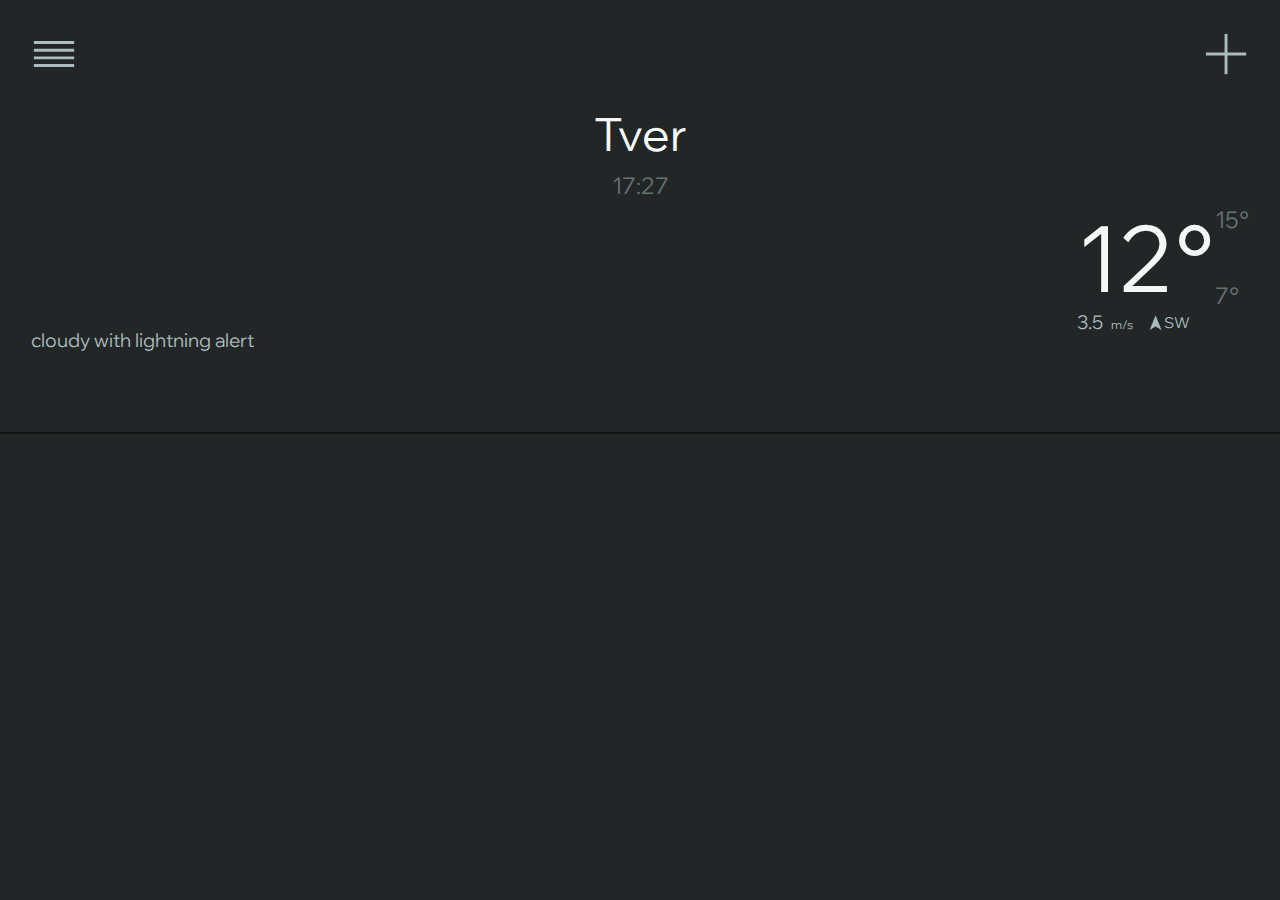
<file: index.html>
<!DOCTYPE html>
<html>

<head>
  <title>weather - cool and hot</title>
  <meta charset="utf-8" />
  <meta name="viewport" content="width=device-width, initial-scale=1">
  <link rel=stylesheet type=text/css href="style.css">
  <script src="main.js"></script>
</head>

<body>
  <svg xmlns="http://www.w3.org/2000/svg" id="icons_all">
    <symbol id="wind" viewBox="0 0 48 48">
      <path d="M3 29.304H34.6318C36.8238 29.304 38.5238 29.856 39.7318 30.96C40.9398 32.064 41.5438 33.64 41.5438 35.688C41.5438 36.904 41.3238 37.96 40.8838 38.856C40.4438 39.752 39.8038 40.464 38.9638 40.992C38.1238 41.52 37.1038 41.856 35.9038 42"/>
      <path d="M13 23.355H38.088C40.28 23.355 41.98 22.803 43.188 21.699C44.396 20.595 45 19.019 45 16.971C45 15.755 44.78 14.699 44.34 13.803C43.9 12.907 43.26 12.195 42.42 11.667C41.58 11.139 40.56 10.803 39.36 10.659"/>
      <path d="M7.00019 17.696H17.4861H27.9721C30.1641 17.696 31.8641 17.144 33.072 16.04C34.28 14.936 34.884 13.36 34.884 11.312C34.884 10.096 34.664 9.04001 34.224 8.14401C33.784 7.24801 33.144 6.536 32.304 6.008C31.4641 5.48 30.4441 5.144 29.2441 5"/>
    </symbol>
    <symbol id="sun" viewBox="0 0 48 48">
      <path d="m 26.655641,35.813831 a 11.473,11.473 0 0 1 -2.6,0.345 13.215,13.215 0 0 1 -2.726,-0.273 l -5.567,8.056 1.743,-9.63 a 13.405,13.405 0 0 1 -3.777,-3.826 l -9.6710004,1.751 8.0440004,-5.559 a 14.5,14.5 0 0 1 -0.286,-2.955 11.744,11.744 0 0 1 0.252,-2.459 l -8.0670004,-5.553 9.7000004,1.756 a 13.969,13.969 0 0 1 3.831,-3.666 l -1.764,-9.7460005 5.6,8.0880005 a 11.148,11.148 0 0 1 2.536,-0.314 13.717,13.717 0 0 1 2.783,0.273 l 5.592,-8.1000005 -1.751,9.6760005 a 12.47,12.47 0 0 1 3.653,3.82 l 9.818,-1.777 -8.178,5.644 0.374,2.8 a 12.4,12.4 0 0 1 -0.25,2.524 l 8,5.541 -9.595,-1.737 a 13.294,13.294 0 0 1 -3.841,3.675 l 1.78,9.831 z"/>
    </symbol>
    <symbol id="moon" viewBox="0 0 48 48">
      <path d="M 32.155,44 Q 21.62,44 14.294,33.92 A 18.925,18.925 0 0 1 11.513,24 q 0,-10.481 10.588,-17.353 A 19.433,19.433 0 0 1 31.62,4 h 1.283 a 19.442,19.442 0 0 1 3.369,0.4 c -4.92,1.6 -8.5,3.877 -10.749,7.032 A 20.221,20.221 0 0 0 21.406,24 a 19.066,19.066 0 0 0 8.93,16.713 19.453,19.453 0 0 0 6.15,2.54 v 0.107 q 0,0.267 -4.011,0.642 z"/>
    </symbol>
    <symbol id="cloudy" viewBox="0 0 48 48">
      <path d="m 21.548,38.601 a 5.829,5.829 0 0 1 -5.85,3.662 c -3.853,0 -6.993,-2.569 -6.993,-5.708 A 3.251,3.251 0 0 1 8.99,35.176 6.911,6.911 0 0 1 5.042,33.844 C 2.997,32.464 1.998,30.418 1.998,27.47 q 0,-0.578 0.052,-1.114 a 5.617,5.617 0 0 1 -0.052,-0.764 5.372,5.372 0 0 1 4.524,-5.341 9.508,9.508 0 0 1 1.592,-0.505 5.132,5.132 0 0 1 -0.443,-2.1 5.071,5.071 0 0 1 5.106,-5.042 5.836,5.836 0 0 1 1.828,0.315 8.848,8.848 0 0 1 8.888,-8.511 8.823,8.823 0 0 1 8.321,5.863 4.437,4.437 0 0 1 3.089,-1.26 4.358,4.358 0 0 1 4.349,4.349 4.427,4.427 0 0 1 -1.134,2.963 h 0.567 a 7.318,7.318 0 0 1 7.313,7.313 7.554,7.554 0 0 1 -0.091,1.174 7.719,7.719 0 0 1 0.091,1.183 c 0,3.9 -3,7.23 -6.565,7.23 a 4.571,4.571 0 0 1 -1.522,-0.238 11.816,11.816 0 0 1 0.238,2.141 c 0,4.519 -4.281,8.467 -9.228,8.467 a 7.337,7.337 0 0 1 -7.373,-4.992 z"/>
    </symbol>
    <symbol id="cloud" viewBox="0 0 48 48">
      <path d="m 38.688,30.604 a 7.344,7.344 0 0 0 0,-14.688 H 38.12 a 4.43,4.43 0 0 0 1.135,-2.963 4.358,4.358 0 0 0 -4.35,-4.35 4.438,4.438 0 0 0 -3.089,1.261 8.824,8.824 0 0 0 -8.32,-5.86 8.847,8.847 0 0 0 -8.888,8.51 A 5.857,5.857 0 0 0 12.78,12.199 5.072,5.072 0 0 0 7.673,17.238 5.11,5.11 0 0 0 8.366,19.823 4.162,4.162 0 0 0 7.483,19.76 5.4,5.4 0 0 0 2,25.181 5.46,5.46 0 0 0 7.74,30.665 Z"/>
    </symbol>
    <symbol id="sun_up" viewBox="0 0 48 48">
      <path d="M14.7202 44.9999C14.7202 44.9999 14.9271 44.328 15.3301 43.352L8.99902 38.7711L16.917 40.205C17.5257 39.178 18.284 38.2475 19.167 37.444L17.8252 30.029L22.0249 36.0941C22.6471 35.9429 23.2848 35.8636 23.925 35.858C24.6257 35.8534 25.3249 35.9204 26.012 36.058L30.2061 29.982L28.8921 37.238C30 37.9862 30.9343 38.9636 31.6321 40.1039L38.9951 38.7711L32.9109 43.171L33.2161 44.999L14.7202 44.9999Z"/>
      <path d="M24 26.5L24.004 2.00403M24.004 2.00403C25.1545 4.03524 26.4795 5.96251 27.964 7.76403M24.004 2.00403C22.8677 4.04406 21.5419 5.97257 20.044 7.76403"/>
      <path d="M0 45H48"/>
    </symbol>
    <symbol id="sun_down" viewBox="0 0 48 48">
      <path d="M14.7202 44.9999C14.7202 44.9999 14.9271 44.328 15.3301 43.352L8.99902 38.7711L16.917 40.205C17.5257 39.178 18.284 38.2475 19.167 37.444L17.8252 30.029L22.0249 36.0941C22.6471 35.9429 23.2848 35.8636 23.925 35.858C24.6257 35.8534 25.3249 35.9204 26.012 36.058L30.2061 29.982L28.8921 37.238C30 37.9862 30.9343 38.9636 31.6321 40.1039L38.9951 38.7711L32.9109 43.171L33.2161 44.999L14.7202 44.9999Z"/>
      <path d="M24 2.00403L24.004 26.5M24.004 26.5C25.1545 24.4688 26.4795 22.5415 27.964 20.74M24.004 26.5C22.8677 24.46 21.5419 22.5315 20.044 20.74"/>
      <path d="M0 45H48"/>
    </symbol>
    <symbol id="arrow_up" viewBox="0 0 48 48">
      <path d="M24 42.5L24.004 2.00403M24.004 2.00403C25.1545 4.03524 26.4795 5.96251 27.964 7.76403M24.004 2.00403C22.8677 4.04406 21.5419 5.97257 20.044 7.76403"/>
    </symbol>
    <symbol id="arrow_down" viewBox="0 0 48 48">
      <path d="M24 2.00403L24.004 42.5M24.004 42.5C25.1545 40.4688 26.4795 38.5415 27.964 36.74M24.004 42.5C22.8677 40.46 21.5419 38.5315 20.044 36.74"/>
    </symbol>
    <symbol id="lightning" viewBox="0 0 48 48">
      <path d="M22.8988 26.8279L23.2599 26.1917L22.536 26.0863L9.66577 24.2133V24.0844L30.306 4.26932L21.1344 20.1345L20.7668 20.7702L21.493 20.8792L33.977 22.7527V23.0183L13.3654 43.624L22.8988 26.8279Z"/>
    </symbol>
    <symbol id="raindrop" viewBox="0 0 48 48">
      <path d="M4.49983 31.1295H4.49985V31.1253C4.49985 27.811 6.15689 24.5556 8.90654 21.4608C11.6532 18.3695 15.45 15.4848 19.6285 12.9229C27.6112 8.0287 36.9044 4.36234 42.6932 2.70306C42.6326 2.98778 42.5707 3.2797 42.5073 3.57838C41.1032 10.1948 38.9948 20.1305 35.5591 28.6938C33.6884 33.3565 31.4379 37.5758 28.7202 40.6221C26.0075 43.6627 22.8634 45.5 19.1838 45.5H19.1766L19.1694 45.5002C17.2531 45.5557 15.3453 45.2242 13.5601 44.5254C11.7749 43.8267 10.1489 42.7751 8.77948 41.4335C7.41002 40.092 6.32518 38.488 5.58985 36.7175C4.85451 34.9471 4.48378 33.0465 4.49983 31.1295Z"/>
    </symbol>
    <symbol id="snowflake" viewBox="0 0 48 48">
      <path d="M43.3547 34.368L36.224 30.368L33.9627 29.12L24.064 23.488M24.064 23.488L24.2027 34.9013L24.272 37.4347L24.3413 45.6107M24.064 23.488L14.2347 29.296L12.0053 30.6133L5.072 34.736M24.064 23.488L14.2293 17.6534L12 16.3361L5.06665 12.1814M24.064 23.488L23.9466 12.0481L23.8773 9.48272L23.808 1.34406M24.064 23.488L33.8933 17.6801L36.1227 16.3627L43.056 12.2081"/>
    </symbol>
    <symbol id="direction" viewBox="0 0 48 48">
      <path d="M23.664 2L41.4507 46L23.664 35.3333L5.90399 46L23.664 2Z"/>
    </symbol>
    <symbol id="list" viewBox="0 0 48 48">
      <path d="M3 20H24L45 20"/>
      <path d="M3 28H24L45 28"/>
      <path d="M3 36H24H45"/>
      <path d="M3 12L24 12H45"/>
    </symbol>
    <symbol id="add" viewBox="0 0 48 48">
      <path d="M3 24H24L45 24"/>
      <path d="M24 3V24V45"/>
    </symbol>
    <symbol id="pages" viewBox="0 0 48 48">
      <path d="M44.5 24C44.5 35.3218 35.3218 44.5 24 44.5C12.6782 44.5 3.5 35.3218 3.5 24C3.5 12.6782 12.6782 3.5 24 3.5C35.3218 3.5 44.5 12.6782 44.5 24Z"/>
    </symbol>
    <symbol id="backspace" viewBox="0 0 48 48">
      <path d="M35.4246 30.5754L28.5 23.6508L21.5754 16.7261"/>
      <path d="M22.0754 30.0754L28.5 23.6508L34.9246 17.2261"/>
      <path d="M18.8902 44L3 23.6949L18.8841 3.36733H45V44H18.8902Z"/>
    </symbol>
  </svg>

  <div class="main" id="forecast">
    <div class="navigation flex_row">
      <div class="icon_wrap icon_navigation icon_list">
        <svg>
          <use xlink:href="#list"/>
        </svg>
      </div>
      <div style="opacity: 0;" class="pages flex_row centered">
      </div>
      <div class="icon_wrap icon_navigation icon_add">
        <svg>
          <use xlink:href="#add"/>
        </svg>
      </div>
    </div>
    <div class="item_main">
      <div class="city flex_col centered">
        <div class="city_name text_h2">Tver</div>
        <div class="city_time text_accent text_opact">17:27</div>
      </div>
      <div class="city_stats flex_row centered">
        <div>
          <div class="icon_wrap icon_big">
          </div>
          <div class="text_small text_accent description">cloudy with lightning alert</div>
        </div>
        <div>
          <div class="temperature flex_row">
            <div class="text_h1 now">12°</div>
            <div class="limit flex_col">
              <div class="max text_accent text_opact max">15°</div>
              <div class="min text_accent text_opact min">7°</div>
            </div>
          </div>
          <div class="wind flex_row">
            <div class="text_small text_accent wind_speed">3.5</div>
            <div class="direction flex_row centered">
              <div class="icon_wrap icon_fill icon_compas compas_sw">
                <svg>
                  <use xlink:href="#direction"/>
                </svg>
              </div>
              <div class="text_small_dop text_accent wind_direction">SW</div>
            </div>
          </div>
        </div>
      </div>
      <div class="scroll_line flex_row">
      </div>
    </div>
    <div class="divider"></div>
    <div class="days_list flex_col">
    </div>
  </div>
</body>
</html>
</file>
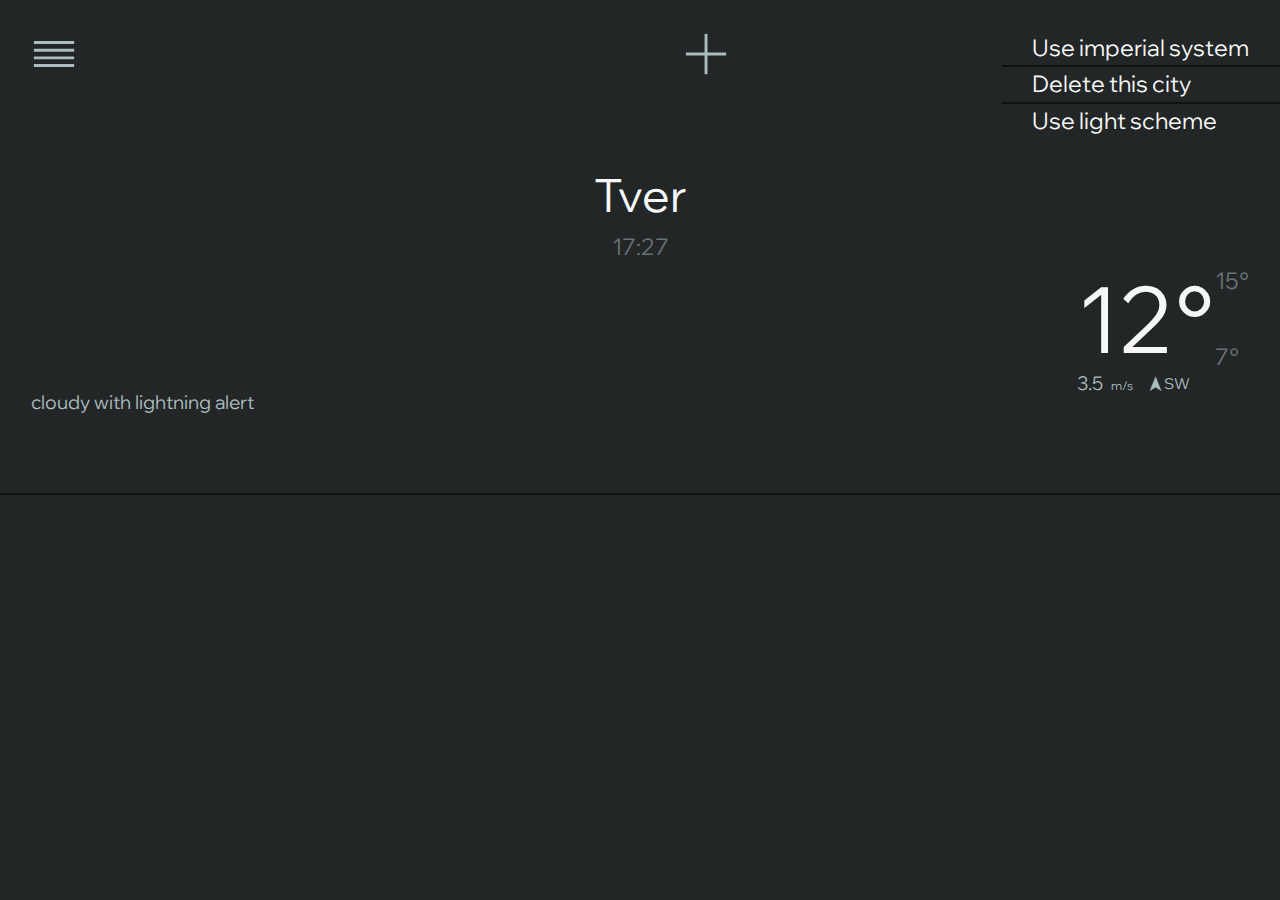
<file: index copy.html>
<!DOCTYPE html>
<html>

<head>
  <title>weather - cool and hot</title>
  <meta charset="utf-8" />
  <meta name="viewport" content="width=device-width, initial-scale=1">
  <link rel=stylesheet type=text/css href="./style.css">
  <script src="./main.js"></script>
</head>

<body>
  <svg xmlns="http://www.w3.org/2000/svg" id="icons_all">
    <symbol id="wind" viewBox="0 0 48 48">
      <path d="M3 29.304H34.6318C36.8238 29.304 38.5238 29.856 39.7318 30.96C40.9398 32.064 41.5438 33.64 41.5438 35.688C41.5438 36.904 41.3238 37.96 40.8838 38.856C40.4438 39.752 39.8038 40.464 38.9638 40.992C38.1238 41.52 37.1038 41.856 35.9038 42"/>
      <path d="M13 23.355H38.088C40.28 23.355 41.98 22.803 43.188 21.699C44.396 20.595 45 19.019 45 16.971C45 15.755 44.78 14.699 44.34 13.803C43.9 12.907 43.26 12.195 42.42 11.667C41.58 11.139 40.56 10.803 39.36 10.659"/>
      <path d="M7.00019 17.696H17.4861H27.9721C30.1641 17.696 31.8641 17.144 33.072 16.04C34.28 14.936 34.884 13.36 34.884 11.312C34.884 10.096 34.664 9.04001 34.224 8.14401C33.784 7.24801 33.144 6.536 32.304 6.008C31.4641 5.48 30.4441 5.144 29.2441 5"/>
    </symbol>
    <symbol id="sun" viewBox="0 0 48 48">
      <path d="m 26.655641,35.813831 a 11.473,11.473 0 0 1 -2.6,0.345 13.215,13.215 0 0 1 -2.726,-0.273 l -5.567,8.056 1.743,-9.63 a 13.405,13.405 0 0 1 -3.777,-3.826 l -9.6710004,1.751 8.0440004,-5.559 a 14.5,14.5 0 0 1 -0.286,-2.955 11.744,11.744 0 0 1 0.252,-2.459 l -8.0670004,-5.553 9.7000004,1.756 a 13.969,13.969 0 0 1 3.831,-3.666 l -1.764,-9.7460005 5.6,8.0880005 a 11.148,11.148 0 0 1 2.536,-0.314 13.717,13.717 0 0 1 2.783,0.273 l 5.592,-8.1000005 -1.751,9.6760005 a 12.47,12.47 0 0 1 3.653,3.82 l 9.818,-1.777 -8.178,5.644 0.374,2.8 a 12.4,12.4 0 0 1 -0.25,2.524 l 8,5.541 -9.595,-1.737 a 13.294,13.294 0 0 1 -3.841,3.675 l 1.78,9.831 z"/>
    </symbol>
    <symbol id="moon" viewBox="0 0 48 48">
      <path d="M 32.155,44 Q 21.62,44 14.294,33.92 A 18.925,18.925 0 0 1 11.513,24 q 0,-10.481 10.588,-17.353 A 19.433,19.433 0 0 1 31.62,4 h 1.283 a 19.442,19.442 0 0 1 3.369,0.4 c -4.92,1.6 -8.5,3.877 -10.749,7.032 A 20.221,20.221 0 0 0 21.406,24 a 19.066,19.066 0 0 0 8.93,16.713 19.453,19.453 0 0 0 6.15,2.54 v 0.107 q 0,0.267 -4.011,0.642 z"/>
    </symbol>
    <symbol id="cloudy" viewBox="0 0 48 48">
      <path d="m 21.548,38.601 a 5.829,5.829 0 0 1 -5.85,3.662 c -3.853,0 -6.993,-2.569 -6.993,-5.708 A 3.251,3.251 0 0 1 8.99,35.176 6.911,6.911 0 0 1 5.042,33.844 C 2.997,32.464 1.998,30.418 1.998,27.47 q 0,-0.578 0.052,-1.114 a 5.617,5.617 0 0 1 -0.052,-0.764 5.372,5.372 0 0 1 4.524,-5.341 9.508,9.508 0 0 1 1.592,-0.505 5.132,5.132 0 0 1 -0.443,-2.1 5.071,5.071 0 0 1 5.106,-5.042 5.836,5.836 0 0 1 1.828,0.315 8.848,8.848 0 0 1 8.888,-8.511 8.823,8.823 0 0 1 8.321,5.863 4.437,4.437 0 0 1 3.089,-1.26 4.358,4.358 0 0 1 4.349,4.349 4.427,4.427 0 0 1 -1.134,2.963 h 0.567 a 7.318,7.318 0 0 1 7.313,7.313 7.554,7.554 0 0 1 -0.091,1.174 7.719,7.719 0 0 1 0.091,1.183 c 0,3.9 -3,7.23 -6.565,7.23 a 4.571,4.571 0 0 1 -1.522,-0.238 11.816,11.816 0 0 1 0.238,2.141 c 0,4.519 -4.281,8.467 -9.228,8.467 a 7.337,7.337 0 0 1 -7.373,-4.992 z"/>
    </symbol>
    <symbol id="cloud" viewBox="0 0 48 48">
      <path d="m 38.688,30.604 a 7.344,7.344 0 0 0 0,-14.688 H 38.12 a 4.43,4.43 0 0 0 1.135,-2.963 4.358,4.358 0 0 0 -4.35,-4.35 4.438,4.438 0 0 0 -3.089,1.261 8.824,8.824 0 0 0 -8.32,-5.86 8.847,8.847 0 0 0 -8.888,8.51 A 5.857,5.857 0 0 0 12.78,12.199 5.072,5.072 0 0 0 7.673,17.238 5.11,5.11 0 0 0 8.366,19.823 4.162,4.162 0 0 0 7.483,19.76 5.4,5.4 0 0 0 2,25.181 5.46,5.46 0 0 0 7.74,30.665 Z"/>
    </symbol>
    <symbol id="sun_up" viewBox="0 0 48 48">
      <path d="M14.7202 44.9999C14.7202 44.9999 14.9271 44.328 15.3301 43.352L8.99902 38.7711L16.917 40.205C17.5257 39.178 18.284 38.2475 19.167 37.444L17.8252 30.029L22.0249 36.0941C22.6471 35.9429 23.2848 35.8636 23.925 35.858C24.6257 35.8534 25.3249 35.9204 26.012 36.058L30.2061 29.982L28.8921 37.238C30 37.9862 30.9343 38.9636 31.6321 40.1039L38.9951 38.7711L32.9109 43.171L33.2161 44.999L14.7202 44.9999Z"/>
      <path d="M24 26.5L24.004 2.00403M24.004 2.00403C25.1545 4.03524 26.4795 5.96251 27.964 7.76403M24.004 2.00403C22.8677 4.04406 21.5419 5.97257 20.044 7.76403"/>
      <path d="M0 45H48"/>
    </symbol>
    <symbol id="sun_down" viewBox="0 0 48 48">
      <path d="M14.7202 44.9999C14.7202 44.9999 14.9271 44.328 15.3301 43.352L8.99902 38.7711L16.917 40.205C17.5257 39.178 18.284 38.2475 19.167 37.444L17.8252 30.029L22.0249 36.0941C22.6471 35.9429 23.2848 35.8636 23.925 35.858C24.6257 35.8534 25.3249 35.9204 26.012 36.058L30.2061 29.982L28.8921 37.238C30 37.9862 30.9343 38.9636 31.6321 40.1039L38.9951 38.7711L32.9109 43.171L33.2161 44.999L14.7202 44.9999Z"/>
      <path d="M24 2.00403L24.004 26.5M24.004 26.5C25.1545 24.4688 26.4795 22.5415 27.964 20.74M24.004 26.5C22.8677 24.46 21.5419 22.5315 20.044 20.74"/>
      <path d="M0 45H48"/>
    </symbol>
    <symbol id="arrow_up" viewBox="0 0 48 48">
      <path d="M24 42.5L24.004 2.00403M24.004 2.00403C25.1545 4.03524 26.4795 5.96251 27.964 7.76403M24.004 2.00403C22.8677 4.04406 21.5419 5.97257 20.044 7.76403"/>
    </symbol>
    <symbol id="arrow_down" viewBox="0 0 48 48">
      <path d="M24 2.00403L24.004 42.5M24.004 42.5C25.1545 40.4688 26.4795 38.5415 27.964 36.74M24.004 42.5C22.8677 40.46 21.5419 38.5315 20.044 36.74"/>
    </symbol>
    <symbol id="lightning" viewBox="0 0 48 48">
      <path d="M22.8988 26.8279L23.2599 26.1917L22.536 26.0863L9.66577 24.2133V24.0844L30.306 4.26932L21.1344 20.1345L20.7668 20.7702L21.493 20.8792L33.977 22.7527V23.0183L13.3654 43.624L22.8988 26.8279Z"/>
    </symbol>
    <symbol id="raindrop" viewBox="0 0 48 48">
      <path d="M4.49983 31.1295H4.49985V31.1253C4.49985 27.811 6.15689 24.5556 8.90654 21.4608C11.6532 18.3695 15.45 15.4848 19.6285 12.9229C27.6112 8.0287 36.9044 4.36234 42.6932 2.70306C42.6326 2.98778 42.5707 3.2797 42.5073 3.57838C41.1032 10.1948 38.9948 20.1305 35.5591 28.6938C33.6884 33.3565 31.4379 37.5758 28.7202 40.6221C26.0075 43.6627 22.8634 45.5 19.1838 45.5H19.1766L19.1694 45.5002C17.2531 45.5557 15.3453 45.2242 13.5601 44.5254C11.7749 43.8267 10.1489 42.7751 8.77948 41.4335C7.41002 40.092 6.32518 38.488 5.58985 36.7175C4.85451 34.9471 4.48378 33.0465 4.49983 31.1295Z"/>
    </symbol>
    <symbol id="snowflake" viewBox="0 0 48 48">
      <path d="M43.3547 34.368L36.224 30.368L33.9627 29.12L24.064 23.488M24.064 23.488L24.2027 34.9013L24.272 37.4347L24.3413 45.6107M24.064 23.488L14.2347 29.296L12.0053 30.6133L5.072 34.736M24.064 23.488L14.2293 17.6534L12 16.3361L5.06665 12.1814M24.064 23.488L23.9466 12.0481L23.8773 9.48272L23.808 1.34406M24.064 23.488L33.8933 17.6801L36.1227 16.3627L43.056 12.2081"/>
    </symbol>
    <symbol id="direction" viewBox="0 0 48 48">
      <path d="M23.664 2L41.4507 46L23.664 35.3333L5.90399 46L23.664 2Z"/>
    </symbol>
    <symbol id="list" viewBox="0 0 48 48">
      <path d="M3 20H24L45 20"/>
      <path d="M3 28H24L45 28"/>
      <path d="M3 36H24H45"/>
      <path d="M3 12L24 12H45"/>
    </symbol>
    <symbol id="add" viewBox="0 0 48 48">
      <path d="M3 24H24L45 24"/>
      <path d="M24 3V24V45"/>
    </symbol>
    <symbol id="pages" viewBox="0 0 48 48">
      <path d="M44.5 24C44.5 35.3218 35.3218 44.5 24 44.5C12.6782 44.5 3.5 35.3218 3.5 24C3.5 12.6782 12.6782 3.5 24 3.5C35.3218 3.5 44.5 12.6782 44.5 24Z"/>
    </symbol>
    <symbol id="backspace" viewBox="0 0 48 48">
      <path d="M35.4246 30.5754L28.5 23.6508L21.5754 16.7261"/>
      <path d="M22.0754 30.0754L28.5 23.6508L34.9246 17.2261"/>
      <path d="M18.8902 44L3 23.6949L18.8841 3.36733H45V44H18.8902Z"/>
    </symbol>
  </svg>

  <div class="main" id="forecast">
    <div class="navigation flex_row">
      <div class="icon_wrap icon_navigation icon_list">
        <svg>
          <use xlink:href="#list"/>
        </svg>
      </div>
      <div style="opacity: 0;" class="pages flex_row centered">
      </div>
      <div class="icon_wrap icon_navigation icon_add">
        <svg>
          <use xlink:href="#add"/>
        </svg>
      </div>
      <div class="settings_list flex_col">
        <div class="settings_list_item">Use imperial system</div>
        <div class="divider"></div>
        <div class="settings_list_item">Delete this city</div>
        <div class="divider"></div>
        <div class="settings_list_item">Use light scheme</div>
      </div>
    </div>
    <div class="item_main">
      <div class="city flex_col centered">
        <div class="city_name text_h2">Tver</div>
        <div class="city_time text_accent text_opact">17:27</div>
      </div>
      <div class="city_stats flex_row centered">
        <div>
          <div class="icon_wrap icon_big">
          </div>
          <div class="text_small text_accent description">cloudy with lightning alert</div>
        </div>
        <div>
          <div class="temperature flex_row">
            <div class="text_h1 now">12°</div>
            <div class="limit flex_col">
              <div class="max text_accent text_opact max">15°</div>
              <div class="min text_accent text_opact min">7°</div>
            </div>
          </div>
          <div class="wind flex_row">
            <div class="text_small text_accent wind_speed">3.5</div>
            <div class="direction flex_row centered">
              <div class="icon_wrap icon_fill icon_compas compas_sw">
                <svg>
                  <use xlink:href="#direction"/>
                </svg>
              </div>
              <div class="text_small_dop text_accent wind_direction">SW</div>
            </div>
          </div>
        </div>
      </div>
      <div class="scroll_line flex_row">
      </div>
    </div>
    <div class="divider"></div>
    <div class="days_list flex_col">
    </div>
  </div>
</body>
</html>
</file>
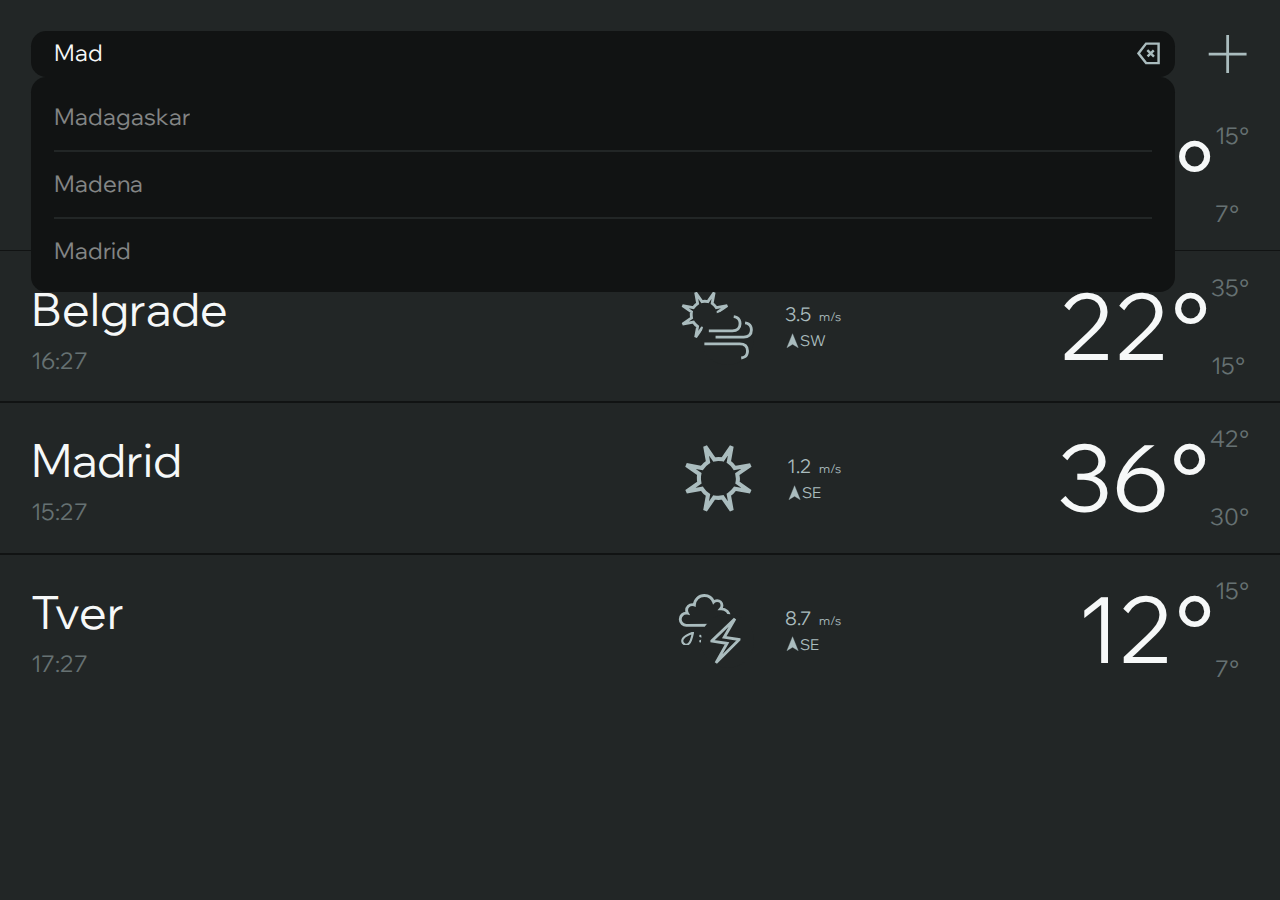
<file: test_actions.html>
<!DOCTYPE html>
<html>

<head>
  <title>weather - cool and hot</title>
  <meta charset="utf-8" />
  <meta name="viewport" content="width=device-width, initial-scale=1">
  <link rel=stylesheet type=text/css href="test.css">
</head>

<body>
<svg xmlns="http://www.w3.org/2000/svg" id="icons_all">
    <symbol id="wind" viewBox="0 0 48 48">
        <path d="M3 29.304H34.6318C36.8238 29.304 38.5238 29.856 39.7318 30.96C40.9398 32.064 41.5438 33.64 41.5438 35.688C41.5438 36.904 41.3238 37.96 40.8838 38.856C40.4438 39.752 39.8038 40.464 38.9638 40.992C38.1238 41.52 37.1038 41.856 35.9038 42"/>
        <path d="M13 23.355H38.088C40.28 23.355 41.98 22.803 43.188 21.699C44.396 20.595 45 19.019 45 16.971C45 15.755 44.78 14.699 44.34 13.803C43.9 12.907 43.26 12.195 42.42 11.667C41.58 11.139 40.56 10.803 39.36 10.659"/>
        <path d="M7.00019 17.696H17.4861H27.9721C30.1641 17.696 31.8641 17.144 33.072 16.04C34.28 14.936 34.884 13.36 34.884 11.312C34.884 10.096 34.664 9.04001 34.224 8.14401C33.784 7.24801 33.144 6.536 32.304 6.008C31.4641 5.48 30.4441 5.144 29.2441 5"/>
    </symbol>
    <symbol id="sun" viewBox="0 0 48 48">
        <path d="m 26.655641,35.813831 a 11.473,11.473 0 0 1 -2.6,0.345 13.215,13.215 0 0 1 -2.726,-0.273 l -5.567,8.056 1.743,-9.63 a 13.405,13.405 0 0 1 -3.777,-3.826 l -9.6710004,1.751 8.0440004,-5.559 a 14.5,14.5 0 0 1 -0.286,-2.955 11.744,11.744 0 0 1 0.252,-2.459 l -8.0670004,-5.553 9.7000004,1.756 a 13.969,13.969 0 0 1 3.831,-3.666 l -1.764,-9.7460005 5.6,8.0880005 a 11.148,11.148 0 0 1 2.536,-0.314 13.717,13.717 0 0 1 2.783,0.273 l 5.592,-8.1000005 -1.751,9.6760005 a 12.47,12.47 0 0 1 3.653,3.82 l 9.818,-1.777 -8.178,5.644 0.374,2.8 a 12.4,12.4 0 0 1 -0.25,2.524 l 8,5.541 -9.595,-1.737 a 13.294,13.294 0 0 1 -3.841,3.675 l 1.78,9.831 z"/>		  
    </symbol>
    <symbol id="moon" viewBox="0 0 48 48">
        <path d="M 32.155,44 Q 21.62,44 14.294,33.92 A 18.925,18.925 0 0 1 11.513,24 q 0,-10.481 10.588,-17.353 A 19.433,19.433 0 0 1 31.62,4 h 1.283 a 19.442,19.442 0 0 1 3.369,0.4 c -4.92,1.6 -8.5,3.877 -10.749,7.032 A 20.221,20.221 0 0 0 21.406,24 a 19.066,19.066 0 0 0 8.93,16.713 19.453,19.453 0 0 0 6.15,2.54 v 0.107 q 0,0.267 -4.011,0.642 z"/>		  
    </symbol>
    <symbol id="cloudy" viewBox="0 0 48 48">
        <path d="m 21.548,38.601 a 5.829,5.829 0 0 1 -5.85,3.662 c -3.853,0 -6.993,-2.569 -6.993,-5.708 A 3.251,3.251 0 0 1 8.99,35.176 6.911,6.911 0 0 1 5.042,33.844 C 2.997,32.464 1.998,30.418 1.998,27.47 q 0,-0.578 0.052,-1.114 a 5.617,5.617 0 0 1 -0.052,-0.764 5.372,5.372 0 0 1 4.524,-5.341 9.508,9.508 0 0 1 1.592,-0.505 5.132,5.132 0 0 1 -0.443,-2.1 5.071,5.071 0 0 1 5.106,-5.042 5.836,5.836 0 0 1 1.828,0.315 8.848,8.848 0 0 1 8.888,-8.511 8.823,8.823 0 0 1 8.321,5.863 4.437,4.437 0 0 1 3.089,-1.26 4.358,4.358 0 0 1 4.349,4.349 4.427,4.427 0 0 1 -1.134,2.963 h 0.567 a 7.318,7.318 0 0 1 7.313,7.313 7.554,7.554 0 0 1 -0.091,1.174 7.719,7.719 0 0 1 0.091,1.183 c 0,3.9 -3,7.23 -6.565,7.23 a 4.571,4.571 0 0 1 -1.522,-0.238 11.816,11.816 0 0 1 0.238,2.141 c 0,4.519 -4.281,8.467 -9.228,8.467 a 7.337,7.337 0 0 1 -7.373,-4.992 z"/>		  
    </symbol>
    <symbol id="cloud" viewBox="0 0 48 48">
        <path d="m 38.688,30.604 a 7.344,7.344 0 0 0 0,-14.688 H 38.12 a 4.43,4.43 0 0 0 1.135,-2.963 4.358,4.358 0 0 0 -4.35,-4.35 4.438,4.438 0 0 0 -3.089,1.261 8.824,8.824 0 0 0 -8.32,-5.86 8.847,8.847 0 0 0 -8.888,8.51 A 5.857,5.857 0 0 0 12.78,12.199 5.072,5.072 0 0 0 7.673,17.238 5.11,5.11 0 0 0 8.366,19.823 4.162,4.162 0 0 0 7.483,19.76 5.4,5.4 0 0 0 2,25.181 5.46,5.46 0 0 0 7.74,30.665 Z"/>		  
    </symbol>
    <symbol id="sun_up" viewBox="0 0 48 48">
        <path d="M14.7202 44.9999C14.7202 44.9999 14.9271 44.328 15.3301 43.352L8.99902 38.7711L16.917 40.205C17.5257 39.178 18.284 38.2475 19.167 37.444L17.8252 30.029L22.0249 36.0941C22.6471 35.9429 23.2848 35.8636 23.925 35.858C24.6257 35.8534 25.3249 35.9204 26.012 36.058L30.2061 29.982L28.8921 37.238C30 37.9862 30.9343 38.9636 31.6321 40.1039L38.9951 38.7711L32.9109 43.171L33.2161 44.999L14.7202 44.9999Z"/>
        <path d="M24 26.5L24.004 2.00403M24.004 2.00403C25.1545 4.03524 26.4795 5.96251 27.964 7.76403M24.004 2.00403C22.8677 4.04406 21.5419 5.97257 20.044 7.76403"/>
        <path d="M0 45H48"/>
    </symbol>
    <symbol id="sun_down" viewBox="0 0 48 48">
        <path d="M14.7202 44.9999C14.7202 44.9999 14.9271 44.328 15.3301 43.352L8.99902 38.7711L16.917 40.205C17.5257 39.178 18.284 38.2475 19.167 37.444L17.8252 30.029L22.0249 36.0941C22.6471 35.9429 23.2848 35.8636 23.925 35.858C24.6257 35.8534 25.3249 35.9204 26.012 36.058L30.2061 29.982L28.8921 37.238C30 37.9862 30.9343 38.9636 31.6321 40.1039L38.9951 38.7711L32.9109 43.171L33.2161 44.999L14.7202 44.9999Z"/>
        <path d="M24 2.00403L24.004 26.5M24.004 26.5C25.1545 24.4688 26.4795 22.5415 27.964 20.74M24.004 26.5C22.8677 24.46 21.5419 22.5315 20.044 20.74"/>
        <path d="M0 45H48"/>
    </symbol>
    <symbol id="arrow_up" viewBox="0 0 48 48">
        <path d="M24 42.5L24.004 2.00403M24.004 2.00403C25.1545 4.03524 26.4795 5.96251 27.964 7.76403M24.004 2.00403C22.8677 4.04406 21.5419 5.97257 20.044 7.76403"/>
    </symbol>
    <symbol id="arrow_down" viewBox="0 0 48 48">
        <path d="M24 2.00403L24.004 42.5M24.004 42.5C25.1545 40.4688 26.4795 38.5415 27.964 36.74M24.004 42.5C22.8677 40.46 21.5419 38.5315 20.044 36.74"/>
    </symbol>
    <symbol id="lightning" viewBox="0 0 48 48">
        <path d="M22.8988 26.8279L23.2599 26.1917L22.536 26.0863L9.66577 24.2133V24.0844L30.306 4.26932L21.1344 20.1345L20.7668 20.7702L21.493 20.8792L33.977 22.7527V23.0183L13.3654 43.624L22.8988 26.8279Z"/>		  
    </symbol>
    <symbol id="raindrop" viewBox="0 0 48 48">
        <path d="M4.49983 31.1295H4.49985V31.1253C4.49985 27.811 6.15689 24.5556 8.90654 21.4608C11.6532 18.3695 15.45 15.4848 19.6285 12.9229C27.6112 8.0287 36.9044 4.36234 42.6932 2.70306C42.6326 2.98778 42.5707 3.2797 42.5073 3.57838C41.1032 10.1948 38.9948 20.1305 35.5591 28.6938C33.6884 33.3565 31.4379 37.5758 28.7202 40.6221C26.0075 43.6627 22.8634 45.5 19.1838 45.5H19.1766L19.1694 45.5002C17.2531 45.5557 15.3453 45.2242 13.5601 44.5254C11.7749 43.8267 10.1489 42.7751 8.77948 41.4335C7.41002 40.092 6.32518 38.488 5.58985 36.7175C4.85451 34.9471 4.48378 33.0465 4.49983 31.1295Z"/>		  
    </symbol>
    <symbol id="snowflake" viewBox="0 0 48 48">
        <path d="M43.3547 34.368L36.224 30.368L33.9627 29.12L24.064 23.488M24.064 23.488L24.2027 34.9013L24.272 37.4347L24.3413 45.6107M24.064 23.488L14.2347 29.296L12.0053 30.6133L5.072 34.736M24.064 23.488L14.2293 17.6534L12 16.3361L5.06665 12.1814M24.064 23.488L23.9466 12.0481L23.8773 9.48272L23.808 1.34406M24.064 23.488L33.8933 17.6801L36.1227 16.3627L43.056 12.2081"/>		  
    </symbol>
    <symbol id="direction" viewBox="0 0 48 48">
        <path d="M23.664 2L41.4507 46L23.664 35.3333L5.90399 46L23.664 2Z"/>		  
    </symbol>
    <symbol id="list" viewBox="0 0 48 48">
        <path d="M3 20H24L45 20"/>
        <path d="M3 28H24L45 28"/>
        <path d="M3 36H24H45"/>
        <path d="M3 12L24 12H45"/>
    </symbol>
    <symbol id="add" viewBox="0 0 48 48">
        <path d="M3 24H24L45 24"/>
        <path d="M24 3V24V45"/>
    </symbol>
    <symbol id="pages" viewBox="0 0 48 48">
        <path d="M44.5 24C44.5 35.3218 35.3218 44.5 24 44.5C12.6782 44.5 3.5 35.3218 3.5 24C3.5 12.6782 12.6782 3.5 24 3.5C35.3218 3.5 44.5 12.6782 44.5 24Z"/>
    </symbol>
    <symbol id="backspace" viewBox="0 0 48 48">
        <path d="M35.4246 30.5754L28.5 23.6508L21.5754 16.7261"/>
        <path d="M22.0754 30.0754L28.5 23.6508L34.9246 17.2261"/>
        <path d="M18.8902 44L3 23.6949L18.8841 3.36733H45V44H18.8902Z"/>
    </symbol>
</svg>

<DIV class="main" id="add_view">
    <div class="navigation flex_row">
        <div class="search_section flex_row centered">
            <div class="search_field flex_row centered">
                <input type="text" value="Mad">
                <div class="icon_wrap icon_backspace">
                    <svg>
                        <use xlink:href="#backspace"/> 
                    </svg>
                </div>
            </div>
            <div class="search_result_list flex_col">
                <div class="search_result_item text_opact">Madagaskar</div>
                <div class="divider"></div>
                <div class="search_result_item text_opact">Madena</div>
                <div class="divider"></div>
                <div class="search_result_item text_opact">Madrid</div>
            </div>
        </div>
        <div class="icon_wrap icon_navigation">
            <svg>
                <use xlink:href="#add"/> 
            </svg>
        </div>
    </div>
    <div class="item_line flex_row">
        <div class="left_part flex_row">
            <div class="city">
                <div class="city_name text_h2">Tver</div>
                <div class="city_time text_accent text_opact">17:27</div>
            </div>
            <div class="stats flex_row centered">
                <!-- icon_double -->
                <div class="icon_wrap icon_normal icon_double">
                    <!-- icon_with_precip -->
                    <div class="icon_wrap icon_with_precip">
                        <div class="icon_main">
                            <svg>
                                <use xlink:href="#cloud"/> 
                            </svg>
                        </div>
                        <div class="icon_precip">
                            <svg>
                                <use xlink:href="#raindrop"/> 
                            </svg>
                            <svg>
                                <use xlink:href="#snowflake"/> 
                            </svg>
                            <svg>
                                <use xlink:href="#lightning"/> 
                            </svg>
                        </div>
                        </div>
                    <!-- /icon_with_precip -->
                    <div class="icon_wrap">
                        <svg>
                            <use xlink:href="#lightning"/> 
                        </svg>
                    </div>
                </div>
                <!-- /icon_double -->    
                <div class="wind">
                    <div class="text_small text_accent">8.7</div>
                    <div class="direction flex_row centered">
                        <div class="icon_wrap icon_fill icon_compas compas_sw">
                            <svg>
                                <use xlink:href="#direction"></use> 
                            </svg>
                        </div>
                        <div class="text_small_dop text_accent">SE</div>
                    </div>
                </div>
            </div>
        </div>
        <div class="right_part flex_row">
            <div class="temperature flex_row">
                <div class="text_h1">12°</div>
                <div class="limit flex_col">
                    <div class="max text_accent text_opact">15°</div>
                    <div class="min text_accent text_opact">7°</div>
                </div>
            </div>
        </div>
    </div>
    <div class="divider"></div>
    <div class="item_line flex_row">
        <div class="left_part flex_row">
            <div class="city">
                <div class="city_name text_h2">Belgrade</div>
                <div class="city_time text_accent text_opact">16:27</div>
            </div>
            <div class="stats flex_row centered">
                <!-- icon_double -->
                <div class="icon_wrap icon_normal icon_double">
                    <div class="icon_wrap">
                        <svg>
                            <use xlink:href="#sun"/> 
                        </svg>
                    </div>
                    <div class="icon_wrap">
                        <svg>
                            <use xlink:href="#wind"/> 
                        </svg>
                    </div>
                </div>
                <!-- /icon_double --> 
                <div class="wind">
                    <div class="text_small text_accent">3.5</div>
                    <div class="direction flex_row centered">
                        <div class="icon_wrap icon_fill icon_compas compas_sw">
                            <svg>
                                <use xlink:href="#direction"></use> 
                            </svg>
                        </div>
                        <div class="text_small_dop text_accent">SW</div>
                    </div>
                </div>
            </div>
        </div>
        <div class="right_part flex_row">
            <div class="temperature flex_row">
                <div class="text_h1">22°</div>
                <div class="limit flex_col">
                    <div class="max text_accent text_opact">35°</div>
                    <div class="min text_accent text_opact">15°</div>
                </div>
                
            </div>
        </div>
    </div>
    <div class="divider"></div>
    <div class="item_line flex_row">
        <div class="left_part flex_row">
            <div class="city">
                <div class="city_name text_h2">Madrid</div>
                <div class="city_time text_accent text_opact">15:27</div>
            </div>
            <div class="stats flex_row centered">
                <div class="icon_wrap icon_normal">
                    <svg>
                        <use xlink:href="#sun"/> 
                    </svg>
                </div>
                <div class="wind">
                    <div class="text_small text_accent">1.2</div>
                    <div class="direction flex_row centered">
                        <div class="icon_wrap icon_fill icon_compas compas_sw">
                            <svg>
                                <use xlink:href="#direction"></use> 
                            </svg>
                        </div>
                        <div class="text_small_dop text_accent">SE</div>
                    </div>
                </div>
            </div>
        </div>
        <div class="right_part flex_row">
            <div class="temperature flex_row">
                <div class="text_h1">36°</div>
                <div class="limit flex_col">
                    <div class="max text_accent text_opact">42°</div>
                    <div class="min text_accent text_opact">30°</div>
                </div>
                
            </div>
        </div>
    </div>
    <div class="divider"></div>
    <div class="item_line flex_row">
        <div class="left_part flex_row">
            <div class="city">
                <div class="city_name text_h2">Tver</div>
                <div class="city_time text_accent text_opact">17:27</div>
            </div>
            <div class="stats flex_row centered">
                <!-- icon_double -->
                <div class="icon_wrap icon_normal icon_double">
                    <!-- icon_with_precip -->
                    <div class="icon_wrap icon_with_precip">
                        <div class="icon_main">
                            <svg>
                                <use xlink:href="#cloud"/> 
                            </svg>
                        </div>
                        <div class="icon_precip">
                            <svg>
                                <use xlink:href="#raindrop"/> 
                            </svg>
                            <svg>
                                <use xlink:href="#snowflake"/> 
                            </svg>
                            <svg>
                                <use xlink:href="#raindrop"/> 
                            </svg>
                        </div>
                        </div>
                    <!-- /icon_with_precip -->
                    <div class="icon_wrap">
                        <svg>
                            <use xlink:href="#lightning"/> 
                        </svg>
                    </div>
                </div>
                <!-- /icon_double -->    
                <div class="wind">
                    <div class="text_small text_accent">8.7</div>
                    <div class="direction flex_row centered">
                        <div class="icon_wrap icon_fill icon_compas compas_sw">
                            <svg>
                                <use xlink:href="#direction"></use> 
                            </svg>
                        </div>
                        <div class="text_small_dop text_accent">SE</div>
                    </div>
                </div>
            </div>
        </div>
        <div class="right_part flex_row">
            <div class="temperature flex_row">
                <div class="text_h1">12°</div>
                <div class="limit flex_col">
                    <div class="max text_accent text_opact">15°</div>
                    <div class="min text_accent text_opact">7°</div>
                </div>
            </div>
        </div>
    </div>

</DIV>
</body>
</html>
</file>
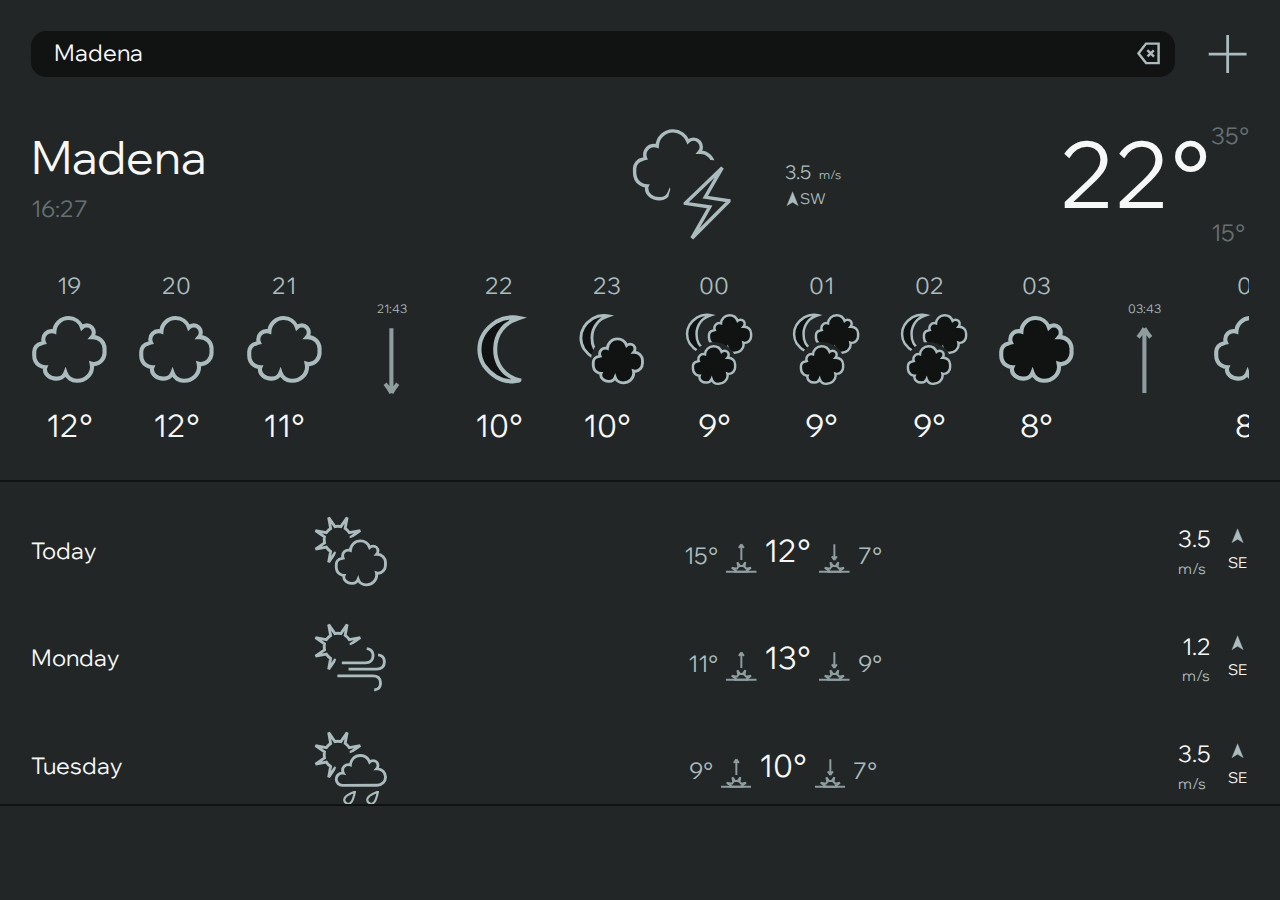
<file: test_actions_step2.html>
<!DOCTYPE html>
<html>

<head>
  <title>weather - cool and hot</title>
  <meta charset="utf-8" />
  <meta name="viewport" content="width=device-width, initial-scale=1">
  <link rel=stylesheet type=text/css href="test.css">
</head>

<body>
<svg xmlns="http://www.w3.org/2000/svg" id="icons_all">
    <symbol id="wind" viewBox="0 0 48 48">
        <path d="M3 29.304H34.6318C36.8238 29.304 38.5238 29.856 39.7318 30.96C40.9398 32.064 41.5438 33.64 41.5438 35.688C41.5438 36.904 41.3238 37.96 40.8838 38.856C40.4438 39.752 39.8038 40.464 38.9638 40.992C38.1238 41.52 37.1038 41.856 35.9038 42"/>
        <path d="M13 23.355H38.088C40.28 23.355 41.98 22.803 43.188 21.699C44.396 20.595 45 19.019 45 16.971C45 15.755 44.78 14.699 44.34 13.803C43.9 12.907 43.26 12.195 42.42 11.667C41.58 11.139 40.56 10.803 39.36 10.659"/>
        <path d="M7.00019 17.696H17.4861H27.9721C30.1641 17.696 31.8641 17.144 33.072 16.04C34.28 14.936 34.884 13.36 34.884 11.312C34.884 10.096 34.664 9.04001 34.224 8.14401C33.784 7.24801 33.144 6.536 32.304 6.008C31.4641 5.48 30.4441 5.144 29.2441 5"/>
    </symbol>
    <symbol id="sun" viewBox="0 0 48 48">
        <path d="m 26.655641,35.813831 a 11.473,11.473 0 0 1 -2.6,0.345 13.215,13.215 0 0 1 -2.726,-0.273 l -5.567,8.056 1.743,-9.63 a 13.405,13.405 0 0 1 -3.777,-3.826 l -9.6710004,1.751 8.0440004,-5.559 a 14.5,14.5 0 0 1 -0.286,-2.955 11.744,11.744 0 0 1 0.252,-2.459 l -8.0670004,-5.553 9.7000004,1.756 a 13.969,13.969 0 0 1 3.831,-3.666 l -1.764,-9.7460005 5.6,8.0880005 a 11.148,11.148 0 0 1 2.536,-0.314 13.717,13.717 0 0 1 2.783,0.273 l 5.592,-8.1000005 -1.751,9.6760005 a 12.47,12.47 0 0 1 3.653,3.82 l 9.818,-1.777 -8.178,5.644 0.374,2.8 a 12.4,12.4 0 0 1 -0.25,2.524 l 8,5.541 -9.595,-1.737 a 13.294,13.294 0 0 1 -3.841,3.675 l 1.78,9.831 z"/>		  
    </symbol>
    <symbol id="moon" viewBox="0 0 48 48">
        <path d="M 32.155,44 Q 21.62,44 14.294,33.92 A 18.925,18.925 0 0 1 11.513,24 q 0,-10.481 10.588,-17.353 A 19.433,19.433 0 0 1 31.62,4 h 1.283 a 19.442,19.442 0 0 1 3.369,0.4 c -4.92,1.6 -8.5,3.877 -10.749,7.032 A 20.221,20.221 0 0 0 21.406,24 a 19.066,19.066 0 0 0 8.93,16.713 19.453,19.453 0 0 0 6.15,2.54 v 0.107 q 0,0.267 -4.011,0.642 z"/>		  
    </symbol>
    <symbol id="cloudy" viewBox="0 0 48 48">
        <path d="m 21.548,38.601 a 5.829,5.829 0 0 1 -5.85,3.662 c -3.853,0 -6.993,-2.569 -6.993,-5.708 A 3.251,3.251 0 0 1 8.99,35.176 6.911,6.911 0 0 1 5.042,33.844 C 2.997,32.464 1.998,30.418 1.998,27.47 q 0,-0.578 0.052,-1.114 a 5.617,5.617 0 0 1 -0.052,-0.764 5.372,5.372 0 0 1 4.524,-5.341 9.508,9.508 0 0 1 1.592,-0.505 5.132,5.132 0 0 1 -0.443,-2.1 5.071,5.071 0 0 1 5.106,-5.042 5.836,5.836 0 0 1 1.828,0.315 8.848,8.848 0 0 1 8.888,-8.511 8.823,8.823 0 0 1 8.321,5.863 4.437,4.437 0 0 1 3.089,-1.26 4.358,4.358 0 0 1 4.349,4.349 4.427,4.427 0 0 1 -1.134,2.963 h 0.567 a 7.318,7.318 0 0 1 7.313,7.313 7.554,7.554 0 0 1 -0.091,1.174 7.719,7.719 0 0 1 0.091,1.183 c 0,3.9 -3,7.23 -6.565,7.23 a 4.571,4.571 0 0 1 -1.522,-0.238 11.816,11.816 0 0 1 0.238,2.141 c 0,4.519 -4.281,8.467 -9.228,8.467 a 7.337,7.337 0 0 1 -7.373,-4.992 z"/>		  
    </symbol>
    <symbol id="cloud" viewBox="0 0 48 48">
        <path d="m 38.688,30.604 a 7.344,7.344 0 0 0 0,-14.688 H 38.12 a 4.43,4.43 0 0 0 1.135,-2.963 4.358,4.358 0 0 0 -4.35,-4.35 4.438,4.438 0 0 0 -3.089,1.261 8.824,8.824 0 0 0 -8.32,-5.86 8.847,8.847 0 0 0 -8.888,8.51 A 5.857,5.857 0 0 0 12.78,12.199 5.072,5.072 0 0 0 7.673,17.238 5.11,5.11 0 0 0 8.366,19.823 4.162,4.162 0 0 0 7.483,19.76 5.4,5.4 0 0 0 2,25.181 5.46,5.46 0 0 0 7.74,30.665 Z"/>		  
    </symbol>
    <symbol id="sun_up" viewBox="0 0 48 48">
        <path d="M14.7202 44.9999C14.7202 44.9999 14.9271 44.328 15.3301 43.352L8.99902 38.7711L16.917 40.205C17.5257 39.178 18.284 38.2475 19.167 37.444L17.8252 30.029L22.0249 36.0941C22.6471 35.9429 23.2848 35.8636 23.925 35.858C24.6257 35.8534 25.3249 35.9204 26.012 36.058L30.2061 29.982L28.8921 37.238C30 37.9862 30.9343 38.9636 31.6321 40.1039L38.9951 38.7711L32.9109 43.171L33.2161 44.999L14.7202 44.9999Z"/>
        <path d="M24 26.5L24.004 2.00403M24.004 2.00403C25.1545 4.03524 26.4795 5.96251 27.964 7.76403M24.004 2.00403C22.8677 4.04406 21.5419 5.97257 20.044 7.76403"/>
        <path d="M0 45H48"/>
    </symbol>
    <symbol id="sun_down" viewBox="0 0 48 48">
        <path d="M14.7202 44.9999C14.7202 44.9999 14.9271 44.328 15.3301 43.352L8.99902 38.7711L16.917 40.205C17.5257 39.178 18.284 38.2475 19.167 37.444L17.8252 30.029L22.0249 36.0941C22.6471 35.9429 23.2848 35.8636 23.925 35.858C24.6257 35.8534 25.3249 35.9204 26.012 36.058L30.2061 29.982L28.8921 37.238C30 37.9862 30.9343 38.9636 31.6321 40.1039L38.9951 38.7711L32.9109 43.171L33.2161 44.999L14.7202 44.9999Z"/>
        <path d="M24 2.00403L24.004 26.5M24.004 26.5C25.1545 24.4688 26.4795 22.5415 27.964 20.74M24.004 26.5C22.8677 24.46 21.5419 22.5315 20.044 20.74"/>
        <path d="M0 45H48"/>
    </symbol>
    <symbol id="arrow_up" viewBox="0 0 48 48">
        <path d="M24 42.5L24.004 2.00403M24.004 2.00403C25.1545 4.03524 26.4795 5.96251 27.964 7.76403M24.004 2.00403C22.8677 4.04406 21.5419 5.97257 20.044 7.76403"/>
    </symbol>
    <symbol id="arrow_down" viewBox="0 0 48 48">
        <path d="M24 2.00403L24.004 42.5M24.004 42.5C25.1545 40.4688 26.4795 38.5415 27.964 36.74M24.004 42.5C22.8677 40.46 21.5419 38.5315 20.044 36.74"/>
    </symbol>
    <symbol id="lightning" viewBox="0 0 48 48">
        <path d="M22.8988 26.8279L23.2599 26.1917L22.536 26.0863L9.66577 24.2133V24.0844L30.306 4.26932L21.1344 20.1345L20.7668 20.7702L21.493 20.8792L33.977 22.7527V23.0183L13.3654 43.624L22.8988 26.8279Z"/>		  
    </symbol>
    <symbol id="raindrop" viewBox="0 0 48 48">
        <path d="M4.49983 31.1295H4.49985V31.1253C4.49985 27.811 6.15689 24.5556 8.90654 21.4608C11.6532 18.3695 15.45 15.4848 19.6285 12.9229C27.6112 8.0287 36.9044 4.36234 42.6932 2.70306C42.6326 2.98778 42.5707 3.2797 42.5073 3.57838C41.1032 10.1948 38.9948 20.1305 35.5591 28.6938C33.6884 33.3565 31.4379 37.5758 28.7202 40.6221C26.0075 43.6627 22.8634 45.5 19.1838 45.5H19.1766L19.1694 45.5002C17.2531 45.5557 15.3453 45.2242 13.5601 44.5254C11.7749 43.8267 10.1489 42.7751 8.77948 41.4335C7.41002 40.092 6.32518 38.488 5.58985 36.7175C4.85451 34.9471 4.48378 33.0465 4.49983 31.1295Z"/>		  
    </symbol>
    <symbol id="snowflake" viewBox="0 0 48 48">
        <path d="M43.3547 34.368L36.224 30.368L33.9627 29.12L24.064 23.488M24.064 23.488L24.2027 34.9013L24.272 37.4347L24.3413 45.6107M24.064 23.488L14.2347 29.296L12.0053 30.6133L5.072 34.736M24.064 23.488L14.2293 17.6534L12 16.3361L5.06665 12.1814M24.064 23.488L23.9466 12.0481L23.8773 9.48272L23.808 1.34406M24.064 23.488L33.8933 17.6801L36.1227 16.3627L43.056 12.2081"/>		  
    </symbol>
    <symbol id="direction" viewBox="0 0 48 48">
        <path d="M23.664 2L41.4507 46L23.664 35.3333L5.90399 46L23.664 2Z"/>		  
    </symbol>
    <symbol id="list" viewBox="0 0 48 48">
        <path d="M3 20H24L45 20"/>
        <path d="M3 28H24L45 28"/>
        <path d="M3 36H24H45"/>
        <path d="M3 12L24 12H45"/>
    </symbol>
    <symbol id="add" viewBox="0 0 48 48">
        <path d="M3 24H24L45 24"/>
        <path d="M24 3V24V45"/>
    </symbol>
    <symbol id="pages" viewBox="0 0 48 48">
        <path d="M44.5 24C44.5 35.3218 35.3218 44.5 24 44.5C12.6782 44.5 3.5 35.3218 3.5 24C3.5 12.6782 12.6782 3.5 24 3.5C35.3218 3.5 44.5 12.6782 44.5 24Z"/>
    </symbol>
    <symbol id="backspace" viewBox="0 0 48 48">
        <path d="M35.4246 30.5754L28.5 23.6508L21.5754 16.7261"/>
        <path d="M22.0754 30.0754L28.5 23.6508L34.9246 17.2261"/>
        <path d="M18.8902 44L3 23.6949L18.8841 3.36733H45V44H18.8902Z"/>
    </symbol>
</svg>

<DIV class="main" id="add_step">
    <div class="navigation flex_row">
        <div class="search_section flex_row centered">
            <div class="search_field flex_row centered">
                <input type="text" value="Madena">
                <div class="icon_wrap icon_backspace">
                    <svg>
                        <use xlink:href="#backspace"/> 
                    </svg>
                </div>
            </div>
        </div>
        <div class="icon_wrap icon_navigation">
            <svg>
                <use xlink:href="#add"/> 
            </svg>
        </div>
    </div>
    <div class="item_line flex_row">
        <div class="left_part flex_row">
            <div class="city">
                <div class="city_name text_h2">Madena</div>
                <div class="city_time text_accent text_opact">16:27</div>
            </div>
            <div class="stats flex_row centered">
                <!-- icon_double -->
                <div class="icon_wrap icon_big icon_double">
                    <div class="icon_wrap">
                        <svg>
                            <use xlink:href="#cloudy"/> 
                        </svg>
                    </div>
                    <div class="icon_wrap">
                        <svg>
                            <use xlink:href="#lightning"/> 
                        </svg>
                    </div>
                </div>
                <!-- /icon_double -->
                <div class="wind">
                    <div class="text_small text_accent">3.5</div>
                    <div class="direction flex_row centered">
                        <div class="icon_wrap icon_fill icon_compas compas_sw">
                            <svg>
                                <use xlink:href="#direction"/> 
                            </svg>
                        </div>
                        <div class="text_small_dop text_accent">SW</div>
                    </div>
                </div>
            </div>
        </div>
        <div class="right_part flex_row">
            <div class="temperature flex_row">
                <div class="text_h1">22°</div>
                <div class="limit flex_col">
                    <div class="max text_accent text_opact">35°</div>
                    <div class="min text_accent text_opact">15°</div>
                </div>
                
            </div>
        </div>
    </div>
    <div class="scroll_line flex_row">
        <div class="item_scroll_line flex_col centered">
            <div class="text_accent">19</div>
            <div class="icon_wrap icon_normal icon_scroll_line">
                <svg>
                    <use xlink:href="#cloudy"/> 
                </svg>
            </div>
            <div class="text_h3">12°</div>
        </div>
        <div class="item_scroll_line flex_col centered">
            <div class="text_accent">20</div>
            <div class="icon_wrap icon_normal icon_scroll_line">
                <svg>
                    <use xlink:href="#cloudy"/> 
                </svg>
            </div>
            <div class="text_h3">12°</div>
        </div>
        <div class="item_scroll_line flex_col centered">
            <div class="text_accent">21</div>
            <div class="icon_wrap icon_normal icon_scroll_line">
                <svg>
                    <use xlink:href="#cloudy"/> 
                </svg>
            </div>
            <div class="text_h3">11°</div>
        </div>
        <div class="item_scroll_line flex_col centered arrow">
            <div class="text_accent text_mini">21:43</div>
            <div class="icon_wrap icon_normal icon_opact icon_scroll_line">
                <svg>
                    <use xlink:href="#arrow_down"/>
                </svg>
            </div>
        </div>
        <div class="item_scroll_line flex_col centered">
            <div class="text_accent">22</div>
            <div class="icon_wrap icon_normal icon_night icon_scroll_line">
                <svg>
                    <use xlink:href="#moon"/>
                </svg>
            </div>
            <div class="text_h3">10°</div>
        </div>
        <div class="item_scroll_line flex_col centered">
            <div class="text_accent">23</div>
            <div class="icon_wrap icon_normal icon_double icon_night icon_scroll_line">
                <div class="icon_wrap">
                    <svg>
                        <use xlink:href="#moon"/> 
                    </svg>
                </div>
                <div class="icon_wrap">
                    <svg>
                        <use xlink:href="#cloudy"/> 
                    </svg>
                </div>
            </div>
            <div class="text_h3">10°</div>
        </div>
        <div class="item_scroll_line flex_col centered">
            <div class="text_accent">00</div>
            <div class="icon_wrap icon_normal icon_tripple icon_night icon_scroll_line">
                <div class="icon_wrap">
                    <svg>
                        <use xlink:href="#moon"/> 
                    </svg>
                </div>
                <div class="icon_wrap">
                    <svg>
                        <use xlink:href="#cloudy"/> 
                    </svg>
                </div>
                <div class="icon_wrap">
                    <svg>
                        <use xlink:href="#cloudy"/> 
                    </svg>
                </div>
            </div>
            <div class="text_h3">9°</div>
        </div>
        <div class="item_scroll_line flex_col centered">
            <div class="text_accent">01</div>
            <div class="icon_wrap icon_normal icon_tripple icon_night icon_scroll_line">
                <div class="icon_wrap">
                    <svg>
                        <use xlink:href="#moon"/> 
                    </svg>
                </div>
                <div class="icon_wrap">
                    <svg>
                        <use xlink:href="#cloudy"/> 
                    </svg>
                </div>
                <div class="icon_wrap">
                    <svg>
                        <use xlink:href="#cloudy"/> 
                    </svg>
                </div>
            </div>
            <div class="text_h3">9°</div>
        </div>
        <div class="item_scroll_line flex_col centered">
            <div class="text_accent">02</div>
            <div class="icon_wrap icon_normal icon_tripple icon_night icon_scroll_line">
                <div class="icon_wrap">
                    <svg>
                        <use xlink:href="#moon"/> 
                    </svg>
                </div>
                <div class="icon_wrap">
                    <svg>
                        <use xlink:href="#cloudy"/> 
                    </svg>
                </div>
                <div class="icon_wrap">
                    <svg>
                        <use xlink:href="#cloudy"/> 
                    </svg>
                </div>
            </div>
            <div class="text_h3">9°</div>
        </div>
        <div class="item_scroll_line flex_col centered">
            <div class="text_accent">03</div>
            <div class="icon_wrap icon_normal icon_night icon_scroll_line">
                <svg>
                    <use xlink:href="#cloudy"/>
                </svg>
            </div>
            <div class="text_h3">8°</div>
        </div>
        <div class="item_scroll_line flex_col centered arrow">
            <div class="text_accent text_mini">03:43</div>
            <div class="icon_wrap icon_normal icon_opact icon_scroll_line">
                <svg>
                    <use xlink:href="#arrow_up"/>
                </svg>
            </div>
        </div>
        <div class="item_scroll_line flex_col centered">
            <div class="text_accent">04</div>
            <div class="icon_wrap icon_normal icon_scroll_line">
                <svg>
                    <use xlink:href="#cloudy"/>
                </svg>
            </div>
            <div class="text_h3">8°</div>
        </div>
        <div class="item_scroll_line flex_col centered">
            <div class="text_accent">05</div>
            <div class="icon_wrap icon_normal icon_scroll_line">
                <svg>
                    <use xlink:href="#cloudy"/>
                </svg>
            </div>
            <div class="text_h3">9°</div>
        </div>
        <div class="item_scroll_line flex_col centered">
            <div class="text_accent">06</div>
            <div class="icon_wrap icon_normal icon_scroll_line">
                <svg>
                    <use xlink:href="#cloudy"/>
                </svg>
            </div>
            <div class="text_h3">10°</div>
        </div>
    </div>
    <div class="divider"></div>
    <div class="days_list flex_col">
        <div class="item_days_list flex_row centered">
            <div class="day_name">Today</div>
            <div class="right_part flex_row centered">
                <div class="icon_wrap icon_normal icon_double">
                    <div class="icon_wrap">
                        <svg>
                            <use xlink:href="#sun"/> 
                        </svg>
                    </div>
                    <div class="icon_wrap">
                        <svg>
                            <use xlink:href="#cloudy"/> 
                        </svg>
                    </div>
                </div>
                <div class="temperature flex_row">
                    <div class="text_accent">15°</div>
                    <div class="icon_wrap icon_small icon_opact">
                        <svg>
                            <use xlink:href="#sun_up"/> 
                        </svg>
                    </div>
                    <div class="text_h3">12°</div>
                    <div class="icon_wrap icon_small icon_opact">
                        <svg>
                            <use xlink:href="#sun_down"/> 
                        </svg>
                    </div>
                    <div class="text_accent">7°</div>
                </div>
                <div class="wind flex_row centered">
                    <div class="power">3.5</div>
                    <div class="direction flex_col centered">
                        <div class="icon_wrap icon_fill icon_compas compas_se">
                            <svg>
                                <use xlink:href="#direction"></use> 
                            </svg>
                        </div>
                        <div class="text_small_dop">SE</div>
                    </div>
                </div>
            </div>
        </div>
        <div class="item_days_list flex_row centered">
            <div class="day_name">Monday</div>
            <div class="right_part flex_row centered">
                <div class="icon_wrap icon_normal icon_double">
                    <div class="icon_wrap">
                        <svg>
                            <use xlink:href="#sun"/> 
                        </svg>
                    </div>
                    <div class="icon_wrap">
                        <svg>
                            <use xlink:href="#wind"/> 
                        </svg>
                    </div>
                </div>
                <div class="temperature flex_row">
                    <div class="text_accent">11°</div>
                    <div class="icon_wrap icon_small icon_opact">
                        <svg>
                            <use xlink:href="#sun_up"/> 
                        </svg>
                    </div>
                    <div class="text_h3">13°</div>
                    <div class="icon_wrap icon_small icon_opact">
                        <svg>
                            <use xlink:href="#sun_down"/> 
                        </svg>
                    </div>
                    <div class="text_accent">9°</div>
                </div>
                <div class="wind flex_row centered">
                    <div class="power">1.2</div>
                    <div class="direction flex_col centered">
                        <div class="icon_wrap icon_fill icon_compas compas_se">
                            <svg>
                                <use xlink:href="#direction"></use> 
                            </svg>
                        </div>
                        <div class="text_small_dop">SE</div>
                    </div>
                </div>
            </div>
        </div>
        <div class="item_days_list flex_row centered">
            <div class="day_name">Tuesday</div>
            <div class="right_part flex_row centered">
                <div class="icon_wrap icon_normal icon_double">
                    <div class="icon_wrap">
                        <svg>
                            <use xlink:href="#sun"/> 
                        </svg>
                    </div>
                    <!-- icon_with_precip -->
                    <div class="icon_wrap icon_with_precip">
                        <div class="icon_main">
                            <svg>
                                <use xlink:href="#cloud"/> 
                            </svg>
                        </div>
                        <div class="icon_precip">
                            <svg>
                                <use xlink:href="#raindrop"/> 
                            </svg>
                            <svg>
                                <use xlink:href="#raindrop"/> 
                            </svg>
                        </div>
                    </div>
                    <!-- /icon_with_precip -->
                </div>
                <div class="temperature flex_row">
                    <div class="text_accent">9°</div>
                    <div class="icon_wrap icon_small icon_opact">
                        <svg>
                            <use xlink:href="#sun_up"/> 
                        </svg>
                    </div>
                    <div class="text_h3">10°</div>
                    <div class="icon_wrap icon_small icon_opact">
                        <svg>
                            <use xlink:href="#sun_down"/> 
                        </svg>
                    </div>
                    <div class="text_accent">7°</div>
                </div>
                <div class="wind flex_row centered">
                    <div class="power">3.5</div>
                    <div class="direction flex_col centered">
                        <div class="icon_wrap icon_fill icon_compas compas_se">
                            <svg>
                                <use xlink:href="#direction"></use> 
                            </svg>
                        </div>
                        <div class="text_small_dop">SE</div>
                    </div>
                </div>
            </div>
        </div>
    </div>
    <div class="divider"></div>
</DIV>
</body>
</html>
</file>
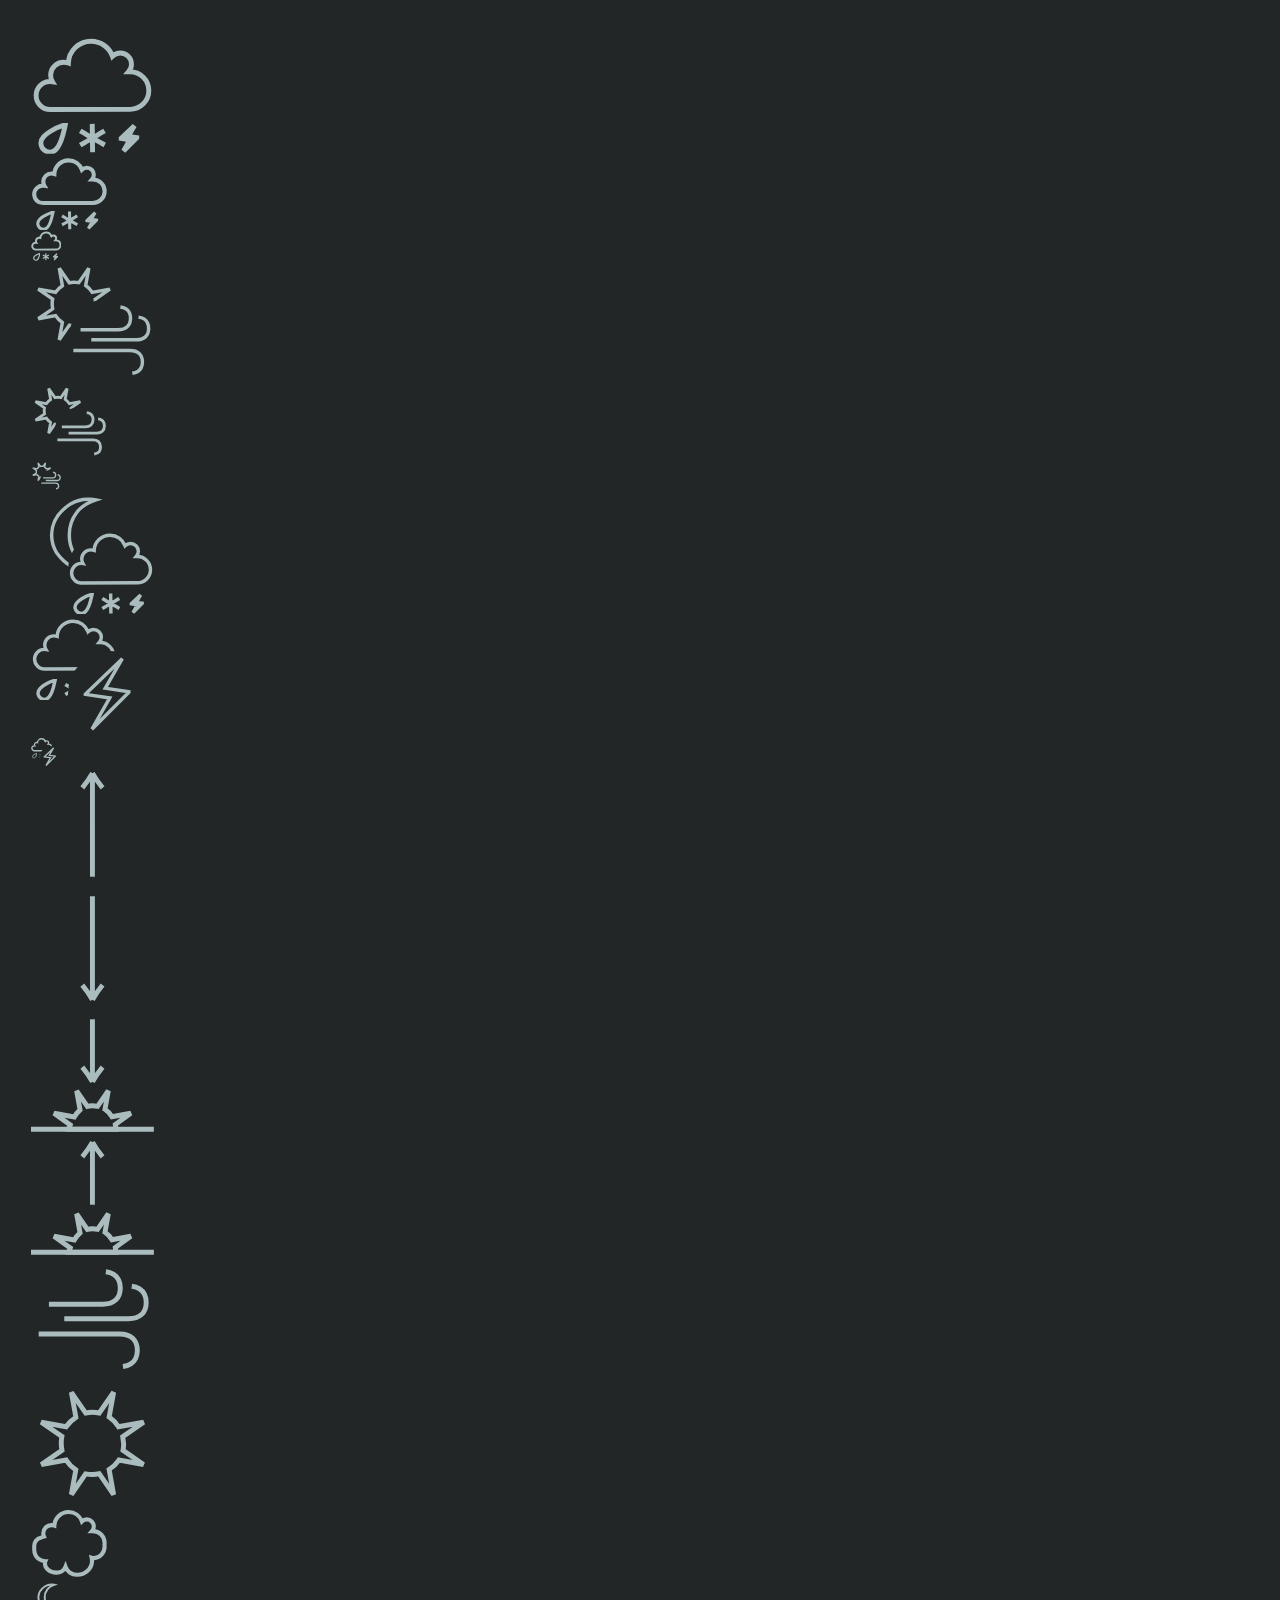
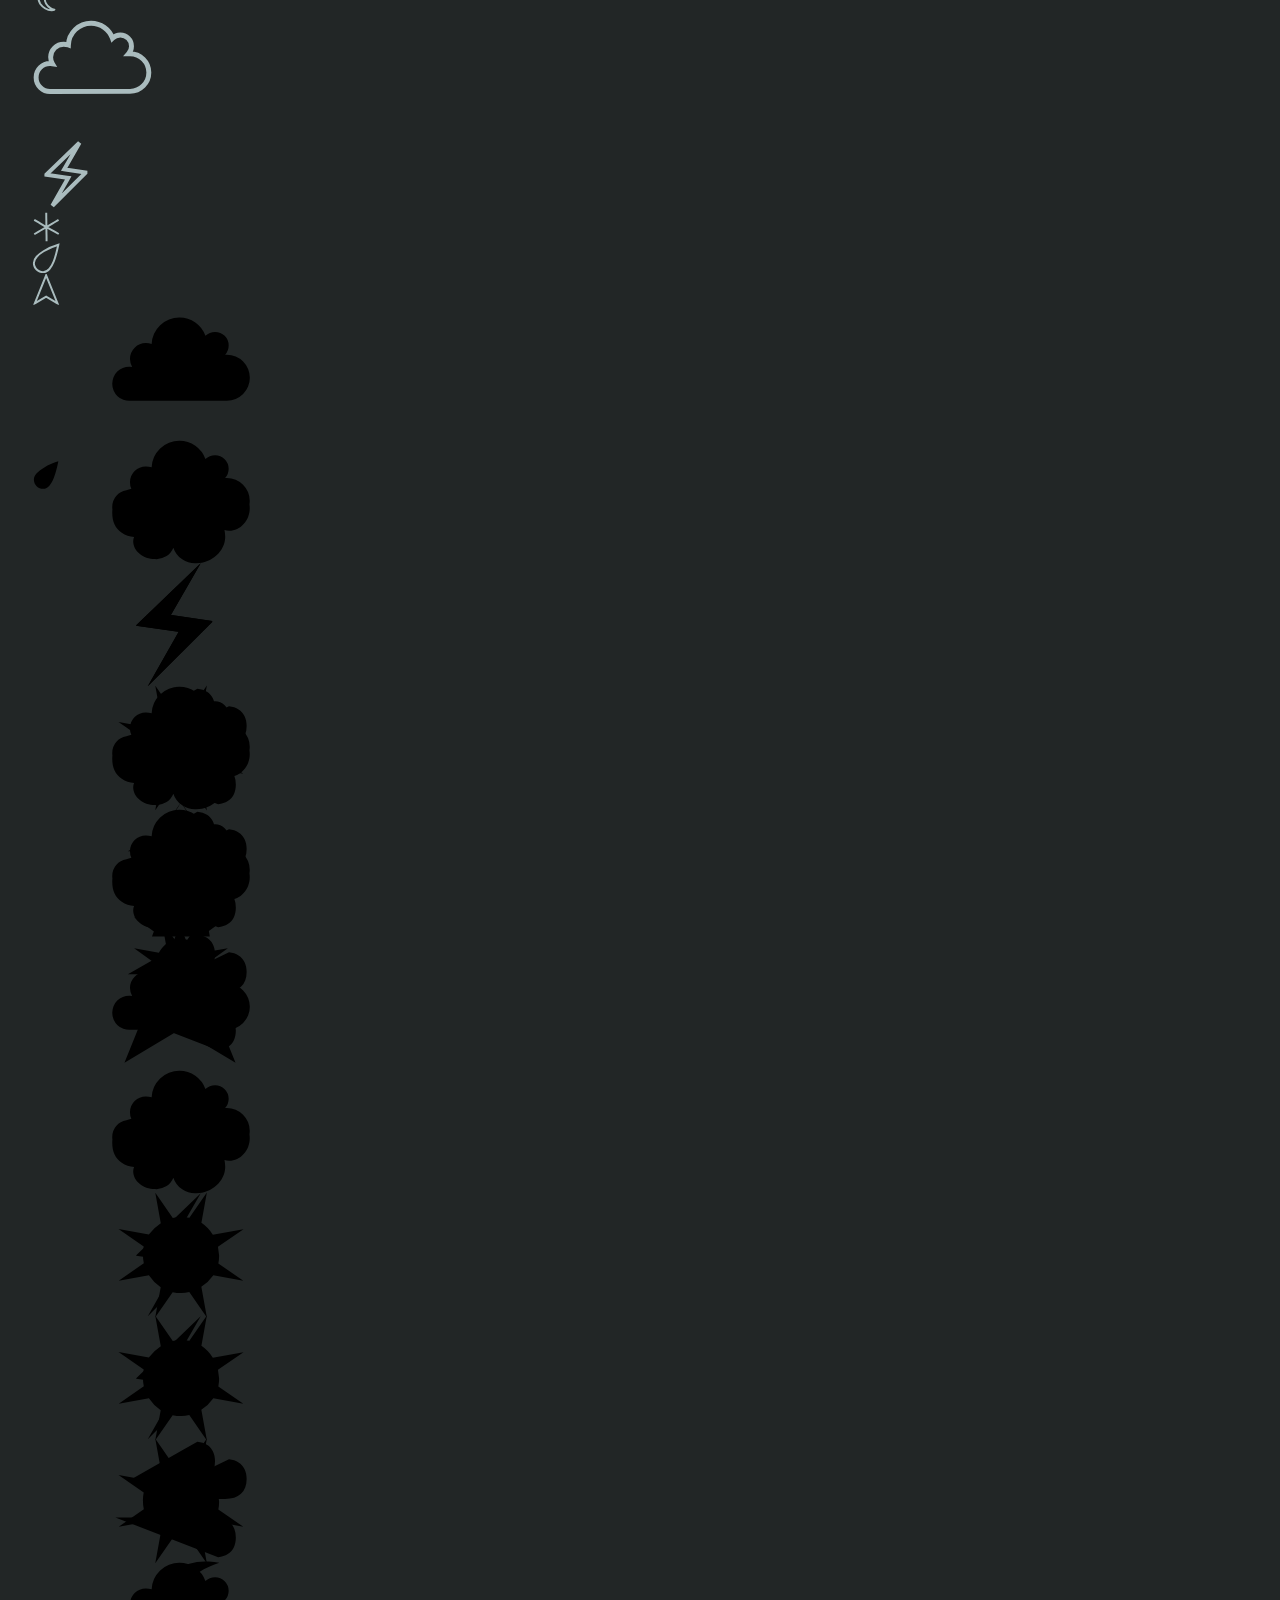
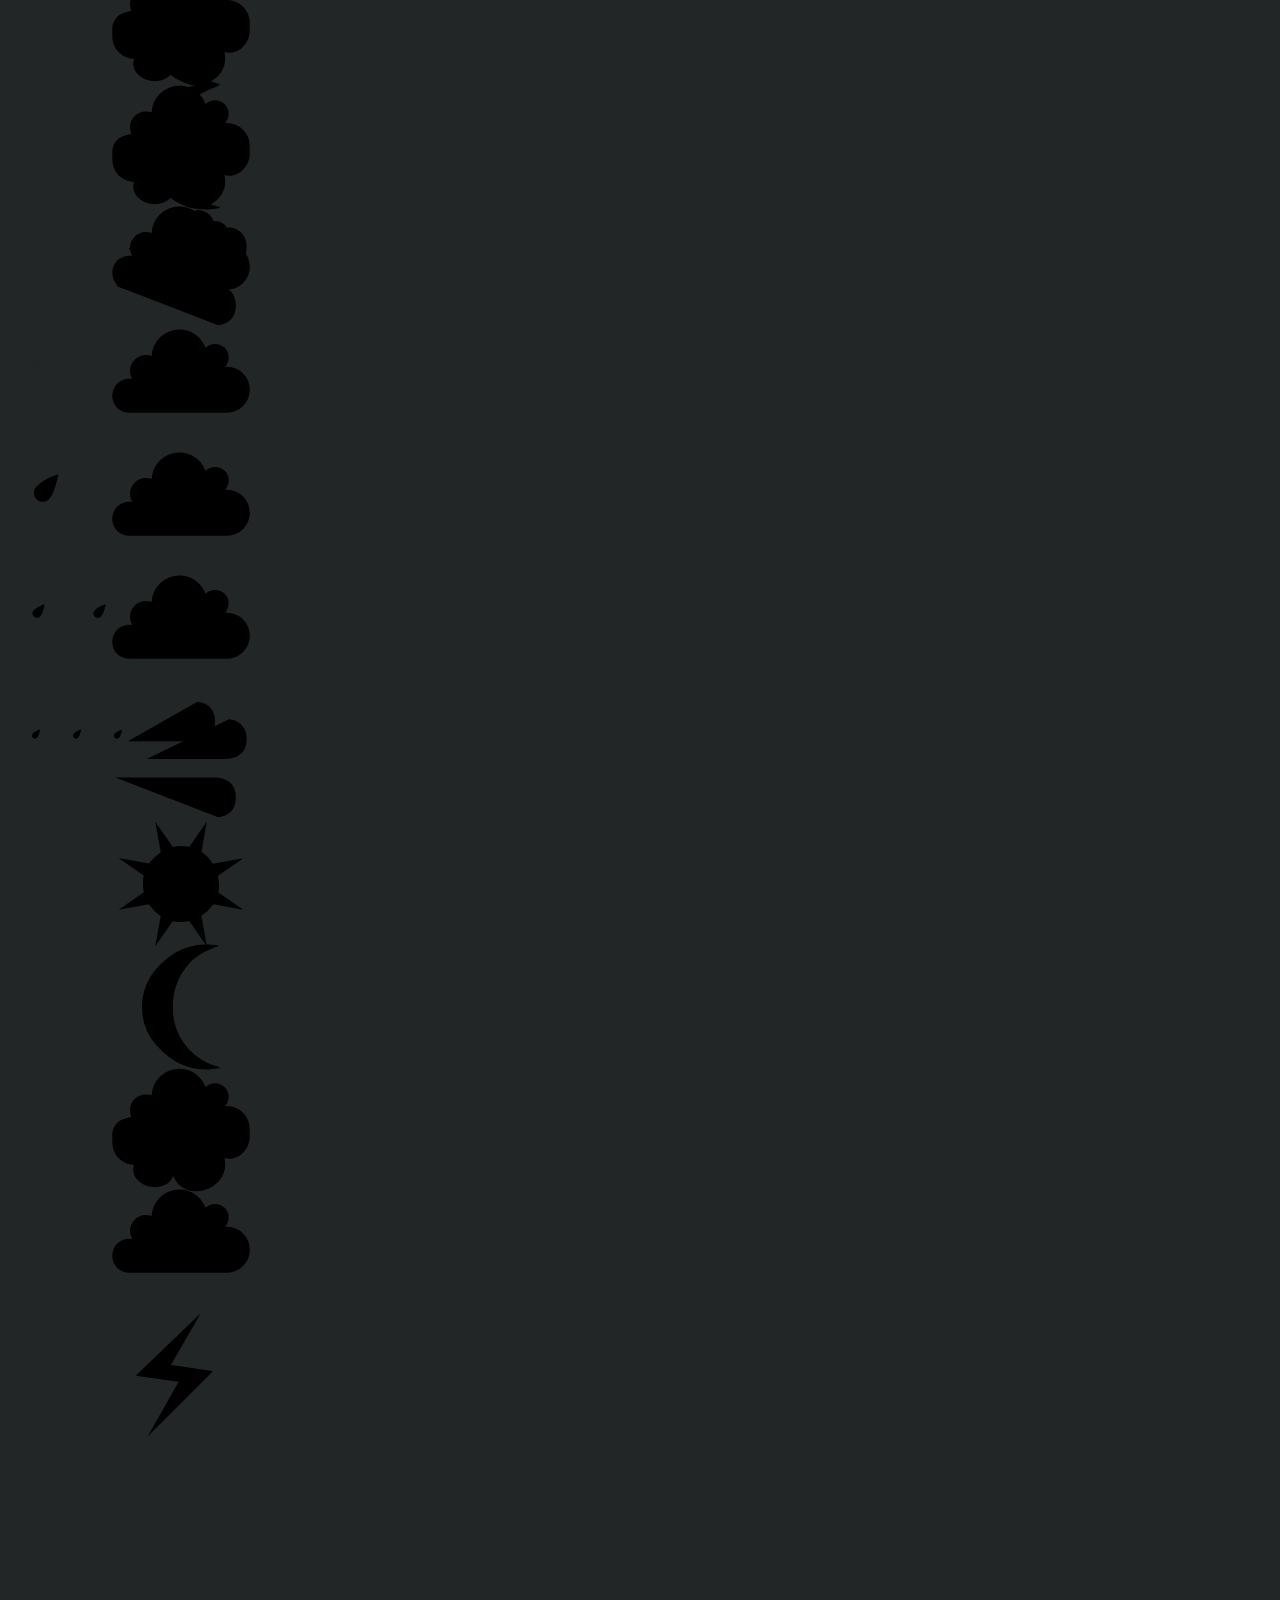
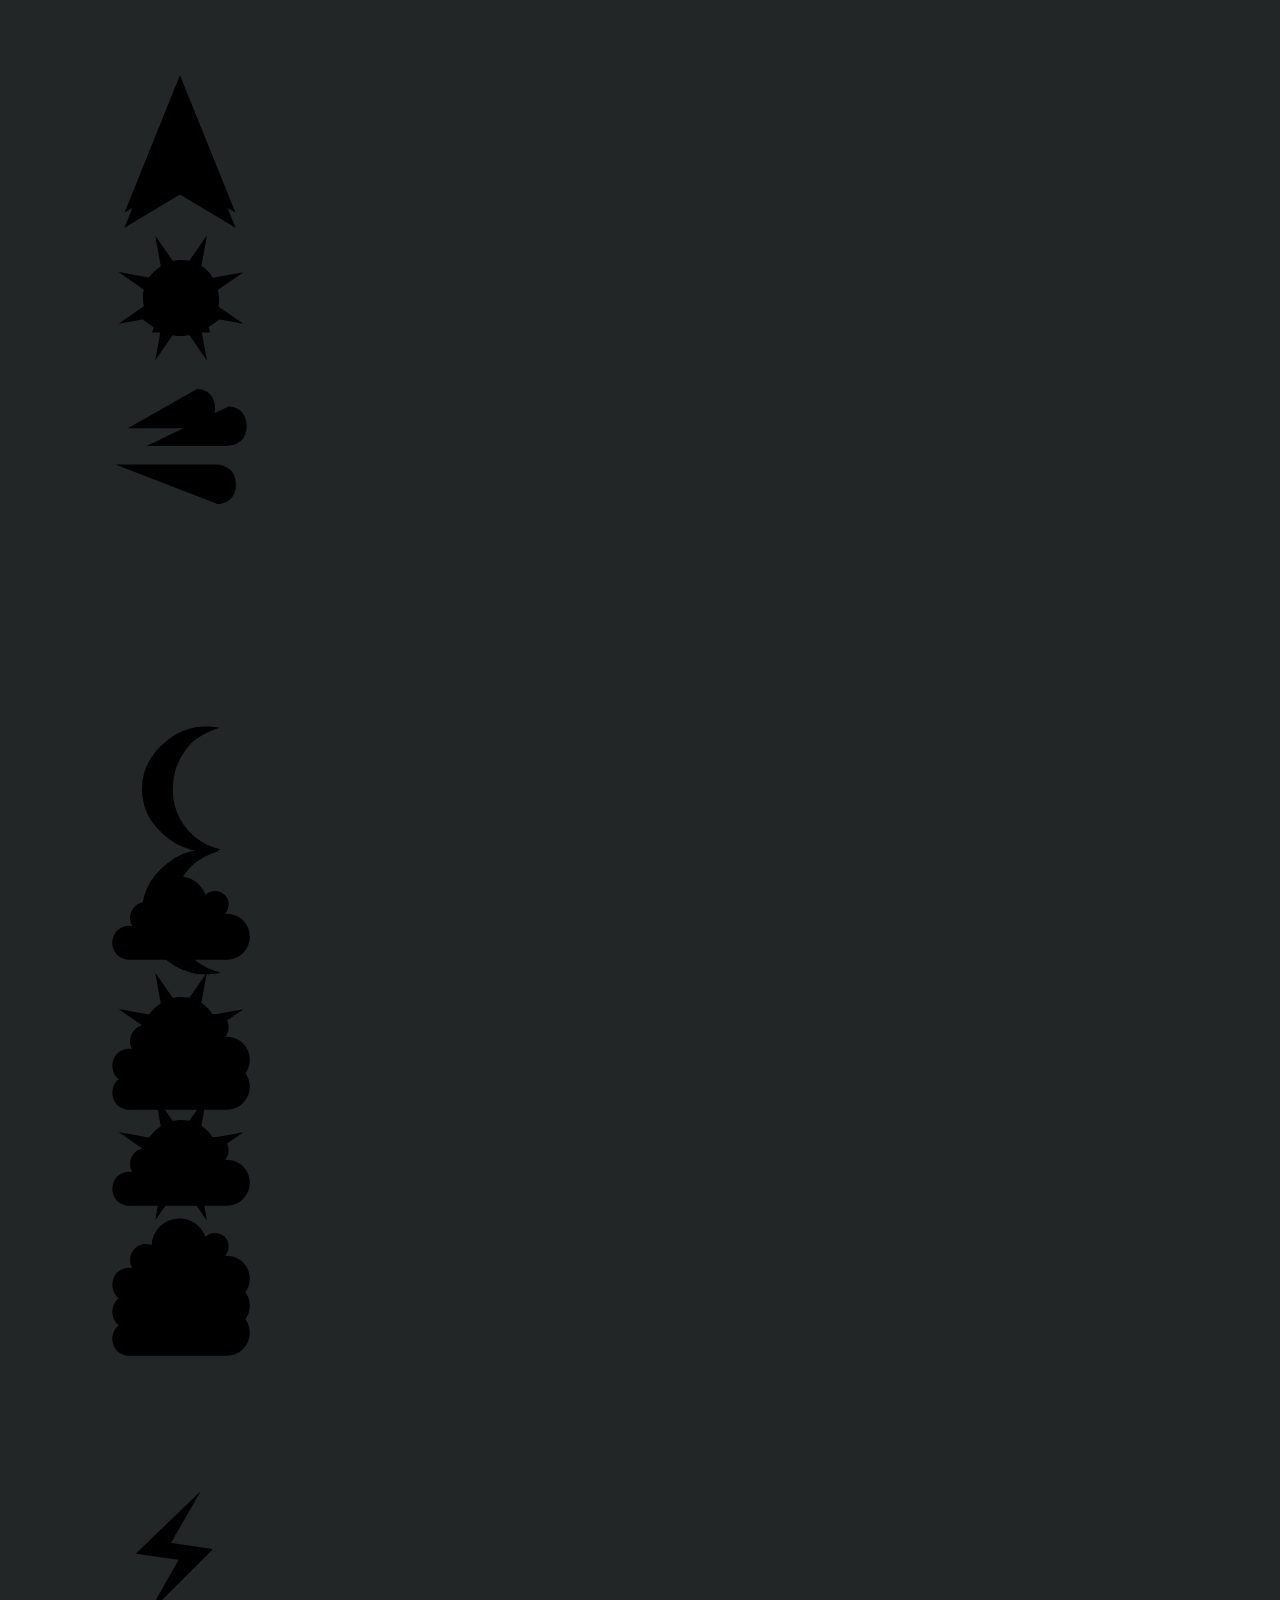
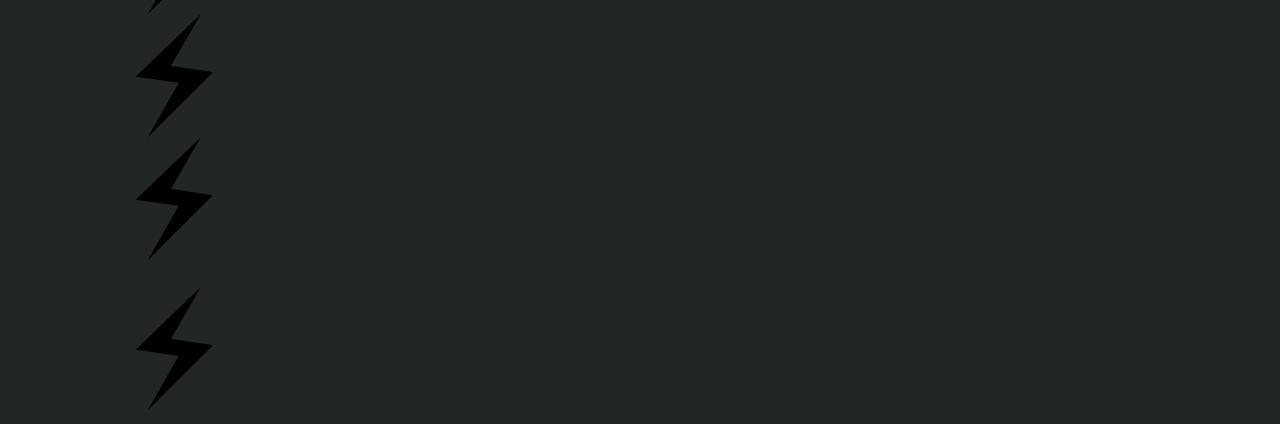
<file: test_icons.html>
<!DOCTYPE html>
<html> 

<head>
  <title>test weather - cool and hot</title>
  <meta charset="utf-8" />
  <meta name="viewport" content="width=device-width, initial-scale=1"> 
  <link rel=stylesheet type=text/css href="test.css">
</head>

<body>
<svg xmlns="http://www.w3.org/2000/svg" id="icons_all">
    <symbol id="wind" viewBox="0 0 48 48">
        <path d="M3 29.304H34.6318C36.8238 29.304 38.5238 29.856 39.7318 30.96C40.9398 32.064 41.5438 33.64 41.5438 35.688C41.5438 36.904 41.3238 37.96 40.8838 38.856C40.4438 39.752 39.8038 40.464 38.9638 40.992C38.1238 41.52 37.1038 41.856 35.9038 42"/>
        <path d="M13 23.355H38.088C40.28 23.355 41.98 22.803 43.188 21.699C44.396 20.595 45 19.019 45 16.971C45 15.755 44.78 14.699 44.34 13.803C43.9 12.907 43.26 12.195 42.42 11.667C41.58 11.139 40.56 10.803 39.36 10.659"/>
        <path d="M7.00019 17.696H17.4861H27.9721C30.1641 17.696 31.8641 17.144 33.072 16.04C34.28 14.936 34.884 13.36 34.884 11.312C34.884 10.096 34.664 9.04001 34.224 8.14401C33.784 7.24801 33.144 6.536 32.304 6.008C31.4641 5.48 30.4441 5.144 29.2441 5"/>
    </symbol>
    <symbol id="sun" viewBox="0 0 48 48">
        <path d="m 26.655641,35.813831 a 11.473,11.473 0 0 1 -2.6,0.345 13.215,13.215 0 0 1 -2.726,-0.273 l -5.567,8.056 1.743,-9.63 a 13.405,13.405 0 0 1 -3.777,-3.826 l -9.6710004,1.751 8.0440004,-5.559 a 14.5,14.5 0 0 1 -0.286,-2.955 11.744,11.744 0 0 1 0.252,-2.459 l -8.0670004,-5.553 9.7000004,1.756 a 13.969,13.969 0 0 1 3.831,-3.666 l -1.764,-9.7460005 5.6,8.0880005 a 11.148,11.148 0 0 1 2.536,-0.314 13.717,13.717 0 0 1 2.783,0.273 l 5.592,-8.1000005 -1.751,9.6760005 a 12.47,12.47 0 0 1 3.653,3.82 l 9.818,-1.777 -8.178,5.644 0.374,2.8 a 12.4,12.4 0 0 1 -0.25,2.524 l 8,5.541 -9.595,-1.737 a 13.294,13.294 0 0 1 -3.841,3.675 l 1.78,9.831 z"/>		  
    </symbol>
    <symbol id="moon" viewBox="0 0 48 48">
        <path d="M 32.155,44 Q 21.62,44 14.294,33.92 A 18.925,18.925 0 0 1 11.513,24 q 0,-10.481 10.588,-17.353 A 19.433,19.433 0 0 1 31.62,4 h 1.283 a 19.442,19.442 0 0 1 3.369,0.4 c -4.92,1.6 -8.5,3.877 -10.749,7.032 A 20.221,20.221 0 0 0 21.406,24 a 19.066,19.066 0 0 0 8.93,16.713 19.453,19.453 0 0 0 6.15,2.54 v 0.107 q 0,0.267 -4.011,0.642 z"/>		  
    </symbol>
    <symbol id="cloudy" viewBox="0 0 48 48">
        <path d="m 21.548,38.601 a 5.829,5.829 0 0 1 -5.85,3.662 c -3.853,0 -6.993,-2.569 -6.993,-5.708 A 3.251,3.251 0 0 1 8.99,35.176 6.911,6.911 0 0 1 5.042,33.844 C 2.997,32.464 1.998,30.418 1.998,27.47 q 0,-0.578 0.052,-1.114 a 5.617,5.617 0 0 1 -0.052,-0.764 5.372,5.372 0 0 1 4.524,-5.341 9.508,9.508 0 0 1 1.592,-0.505 5.132,5.132 0 0 1 -0.443,-2.1 5.071,5.071 0 0 1 5.106,-5.042 5.836,5.836 0 0 1 1.828,0.315 8.848,8.848 0 0 1 8.888,-8.511 8.823,8.823 0 0 1 8.321,5.863 4.437,4.437 0 0 1 3.089,-1.26 4.358,4.358 0 0 1 4.349,4.349 4.427,4.427 0 0 1 -1.134,2.963 h 0.567 a 7.318,7.318 0 0 1 7.313,7.313 7.554,7.554 0 0 1 -0.091,1.174 7.719,7.719 0 0 1 0.091,1.183 c 0,3.9 -3,7.23 -6.565,7.23 a 4.571,4.571 0 0 1 -1.522,-0.238 11.816,11.816 0 0 1 0.238,2.141 c 0,4.519 -4.281,8.467 -9.228,8.467 a 7.337,7.337 0 0 1 -7.373,-4.992 z"/>		  
    </symbol>
    <symbol id="cloud" viewBox="0 0 48 48">
        <path d="m 38.688,30.604 a 7.344,7.344 0 0 0 0,-14.688 H 38.12 a 4.43,4.43 0 0 0 1.135,-2.963 4.358,4.358 0 0 0 -4.35,-4.35 4.438,4.438 0 0 0 -3.089,1.261 8.824,8.824 0 0 0 -8.32,-5.86 8.847,8.847 0 0 0 -8.888,8.51 A 5.857,5.857 0 0 0 12.78,12.199 5.072,5.072 0 0 0 7.673,17.238 5.11,5.11 0 0 0 8.366,19.823 4.162,4.162 0 0 0 7.483,19.76 5.4,5.4 0 0 0 2,25.181 5.46,5.46 0 0 0 7.74,30.665 Z"/>		  
    </symbol>
    <symbol id="sun_up" viewBox="0 0 48 48">
        <path d="M14.7202 44.9999C14.7202 44.9999 14.9271 44.328 15.3301 43.352L8.99902 38.7711L16.917 40.205C17.5257 39.178 18.284 38.2475 19.167 37.444L17.8252 30.029L22.0249 36.0941C22.6471 35.9429 23.2848 35.8636 23.925 35.858C24.6257 35.8534 25.3249 35.9204 26.012 36.058L30.2061 29.982L28.8921 37.238C30 37.9862 30.9343 38.9636 31.6321 40.1039L38.9951 38.7711L32.9109 43.171L33.2161 44.999L14.7202 44.9999Z"/>
        <path d="M24 26.5L24.004 2.00403M24.004 2.00403C25.1545 4.03524 26.4795 5.96251 27.964 7.76403M24.004 2.00403C22.8677 4.04406 21.5419 5.97257 20.044 7.76403"/>
        <path d="M0 45H48"/>
    </symbol>
    <symbol id="sun_down" viewBox="0 0 48 48">
        <path d="M14.7202 44.9999C14.7202 44.9999 14.9271 44.328 15.3301 43.352L8.99902 38.7711L16.917 40.205C17.5257 39.178 18.284 38.2475 19.167 37.444L17.8252 30.029L22.0249 36.0941C22.6471 35.9429 23.2848 35.8636 23.925 35.858C24.6257 35.8534 25.3249 35.9204 26.012 36.058L30.2061 29.982L28.8921 37.238C30 37.9862 30.9343 38.9636 31.6321 40.1039L38.9951 38.7711L32.9109 43.171L33.2161 44.999L14.7202 44.9999Z"/>
        <path d="M24 2.00403L24.004 26.5M24.004 26.5C25.1545 24.4688 26.4795 22.5415 27.964 20.74M24.004 26.5C22.8677 24.46 21.5419 22.5315 20.044 20.74"/>
        <path d="M0 45H48"/>
    </symbol>
    <symbol id="arrow_up" viewBox="0 0 48 48">
        <path d="M24 42.5L24.004 2.00403M24.004 2.00403C25.1545 4.03524 26.4795 5.96251 27.964 7.76403M24.004 2.00403C22.8677 4.04406 21.5419 5.97257 20.044 7.76403"/>
    </symbol>
    <symbol id="arrow_down" viewBox="0 0 48 48">
        <path d="M24 2.00403L24.004 42.5M24.004 42.5C25.1545 40.4688 26.4795 38.5415 27.964 36.74M24.004 42.5C22.8677 40.46 21.5419 38.5315 20.044 36.74"/>
    </symbol>

    <symbol id="lightning" viewBox="0 0 48 48">
		<path d="M22.8988 26.8279L23.2599 26.1917L22.536 26.0863L9.66577 24.2133V24.0844L30.306 4.26932L21.1344 20.1345L20.7668 20.7702L21.493 20.8792L33.977 22.7527V23.0183L13.3654 43.624L22.8988 26.8279Z"/>		  
	</symbol>
    <symbol id="raindrop" viewBox="0 0 48 48">
        <path d="M4.49983 31.1295H4.49985V31.1253C4.49985 27.811 6.15689 24.5556 8.90654 21.4608C11.6532 18.3695 15.45 15.4848 19.6285 12.9229C27.6112 8.0287 36.9044 4.36234 42.6932 2.70306C42.6326 2.98778 42.5707 3.2797 42.5073 3.57838C41.1032 10.1948 38.9948 20.1305 35.5591 28.6938C33.6884 33.3565 31.4379 37.5758 28.7202 40.6221C26.0075 43.6627 22.8634 45.5 19.1838 45.5H19.1766L19.1694 45.5002C17.2531 45.5557 15.3453 45.2242 13.5601 44.5254C11.7749 43.8267 10.1489 42.7751 8.77948 41.4335C7.41002 40.092 6.32518 38.488 5.58985 36.7175C4.85451 34.9471 4.48378 33.0465 4.49983 31.1295Z"/>		  
    </symbol>
    <symbol id="snowflake" viewBox="0 0 48 48">
        <path d="M43.3547 34.368L36.224 30.368L33.9627 29.12L24.064 23.488M24.064 23.488L24.2027 34.9013L24.272 37.4347L24.3413 45.6107M24.064 23.488L14.2347 29.296L12.0053 30.6133L5.072 34.736M24.064 23.488L14.2293 17.6534L12 16.3361L5.06665 12.1814M24.064 23.488L23.9466 12.0481L23.8773 9.48272L23.808 1.34406M24.064 23.488L33.8933 17.6801L36.1227 16.3627L43.056 12.2081"/>		  
    </symbol>
    <symbol id="direction" viewBox="0 0 48 48">
        <path d="M23.664 2L41.4507 46L23.664 35.3333L5.90399 46L23.664 2Z"/>		  
    </symbol>
</svg>
	  
<DIV class="main">
    <!-- icon_with_precip -->
    <div class="icon_wrap icon_big icon_with_precip">
        <div class="icon_main">
            <svg>
                <use xlink:href="#cloud"/> 
            </svg>
        </div>
        <div class="icon_precip">
            <svg>
                <use xlink:href="#raindrop"/> 
            </svg>
            <svg>
                <use xlink:href="#snowflake"/> 
            </svg>
            <svg>
                <use xlink:href="#lightning"/> 
            </svg>
        </div>
    </div>
    <!-- /icon_with_precip -->
     <!-- icon_with_precip -->
    <div class="icon_wrap icon_normal icon_with_precip">
        <div class="icon_main">
            <svg>
                <use xlink:href="#cloud"/> 
            </svg>
        </div>
        <div class="icon_precip">
            <svg>
                <use xlink:href="#raindrop"/> 
            </svg>
            <svg>
                <use xlink:href="#snowflake"/> 
            </svg>
            <svg>
                <use xlink:href="#lightning"/> 
            </svg>
        </div>
    </div>
    <!-- /icon_with_precip -->
     <!-- icon_with_precip -->
    <div class="icon_wrap icon_small icon_with_precip">
        <div class="icon_main">
            <svg>
                <use xlink:href="#cloud"/> 
            </svg>
        </div>
        <div class="icon_precip">
            <svg>
                <use xlink:href="#raindrop"/> 
            </svg>
            <svg>
                <use xlink:href="#snowflake"/> 
            </svg>
            <svg>
                <use xlink:href="#lightning"/> 
            </svg>
        </div>
    </div>
    <!-- /icon_with_precip -->
    <!-- icon_double -->
    <div class="icon_wrap icon_big icon_double">
        <div class="icon_wrap">
            <svg>
                <use xlink:href="#sun"/> 
            </svg>
        </div>
        <div class="icon_wrap">
            <svg>
                <use xlink:href="#wind"/> 
            </svg>
        </div>
    </div>
    <!-- /icon_double -->
     <!-- icon_double -->
    <div class="icon_wrap icon_normal icon_double">
        <div class="icon_wrap">
            <svg>
                <use xlink:href="#sun"/> 
            </svg>
        </div>
        <div class="icon_wrap">
            <svg>
                <use xlink:href="#wind"/> 
            </svg>
        </div>
    </div>
    <!-- /icon_double -->
     <!-- icon_double -->
    <div class="icon_wrap icon_small icon_double">
        <div class="icon_wrap">
            <svg>
                <use xlink:href="#sun"/> 
            </svg>
        </div>
        <div class="icon_wrap">
            <svg>
                <use xlink:href="#wind"/> 
            </svg>
        </div>
    </div>
    <!-- /icon_double -->
    <!-- icon_double -->
    <div class="icon_wrap icon_big icon_double">
        <div class="icon_wrap">
            <svg>
                <use xlink:href="#moon"/> 
            </svg>
        </div>
        <!-- icon_with_precip -->
        <div class="icon_wrap icon_with_precip">
            <div class="icon_main">
                <svg>
                    <use xlink:href="#cloud"/> 
                </svg>
            </div>
            <div class="icon_precip">
                <svg>
                    <use xlink:href="#raindrop"/> 
                </svg>
                <svg>
                    <use xlink:href="#snowflake"/> 
                </svg>
                <svg>
                    <use xlink:href="#lightning"/> 
                </svg>
            </div>
        </div>
        <!-- /icon_with_precip -->
    </div>
    <!-- /icon_double -->
    <!-- icon_double -->
    <div class="icon_wrap icon_big icon_double">
        <!-- icon_with_precip -->
        <div class="icon_wrap icon_with_precip">
            <div class="icon_main">
                <svg>
                    <use xlink:href="#cloud"/> 
                </svg>
            </div>
            <div class="icon_precip">
                <svg>
                    <use xlink:href="#raindrop"/> 
                </svg>
                <svg>
                    <use xlink:href="#snowflake"/> 
                </svg>
                <svg>
                    <use xlink:href="#lightning"/> 
                </svg>
            </div>
        </div>
        <!-- /icon_with_precip -->
        <div class="icon_wrap">
            <svg>
                <use xlink:href="#lightning"/> 
            </svg>
        </div>
    </div>
    <!-- /icon_double -->          
     <!-- icon_double -->
    <div class="icon_wrap icon_small icon_double">
        <!-- icon_with_precip -->
        <div class="icon_wrap icon_with_precip">
            <div class="icon_main">
                <svg>
                    <use xlink:href="#cloud"/> 
                </svg>
            </div>
            <div class="icon_precip">
                <svg>
                    <use xlink:href="#raindrop"/> 
                </svg>
                <svg>
                    <use xlink:href="#snowflake"/> 
                </svg>
                <svg>
                    <use xlink:href="#lightning"/> 
                </svg>
            </div>
        </div>
        <!-- /icon_with_precip -->
        <div class="icon_wrap">
            <svg>
                <use xlink:href="#lightning"/> 
            </svg>
        </div>
    </div>
    <!-- /icon_double -->   

    <div class="icon_wrap icon_big">
        <svg>
            <use xlink:href="#arrow_up"/> 
        </svg>
    </div>
    <div class="icon_wrap icon_big">
        <svg>
            <use xlink:href="#arrow_down"/> 
        </svg>
    </div>
    <div class="icon_wrap icon_big">
        <svg>
            <use xlink:href="#sun_down"/> 
        </svg>
    </div>
    <div class="icon_wrap icon_big">
        <svg>
            <use xlink:href="#sun_up"/> 
        </svg>
    </div>

    <div class="icon_wrap icon_big">
        <svg>
            <use xlink:href="#wind"/> 
        </svg>
    </div>
    <div class="icon_wrap icon_big">
        <svg>
            <use xlink:href="#sun"/> 
        </svg>
    </div>
    <div class="icon_wrap icon_normal">
        <svg>
            <use xlink:href="#cloudy"/> 
        </svg>
    </div>
    <div class="icon_wrap icon_small">
        <svg>
            <use xlink:href="#moon"/> 
        </svg>
    </div>
    <div class="icon_wrap icon_big">
        <svg>
            <use xlink:href="#cloud"/> 
        </svg>
    </div>
    <div class="icon_wrap icon_normal">
        <svg>
            <use xlink:href="#lightning"/> 
        </svg>
    </div>
    <div class="icon_wrap icon_small">
        <svg>
            <use xlink:href="#snowflake"/> 
        </svg>
    </div>
    <div class="icon_wrap icon_small">
        <svg>
            <use xlink:href="#raindrop"/> 
        </svg>
    </div>
    <div class="icon_wrap icon_small">
        <svg>
            <use xlink:href="#direction"/> 
        </svg>
    </div>

    <div class="icon_with_precip icon_big">
        <div class="icon icon_weather icon_big">
            <svg>
                <use xlink:href="#cloud"/> 
            </svg>
        </div>
        <div class="icon_big icon_precip">
            <div class="icon icon_precip_size">
                <svg>
                    <use xlink:href="#raindrop"/> 
                </svg>
            </div>
        </div>
    </div>

    <div class="icon_tripple icon_big">
        <div class="icon icon_weather icon_big">
            <svg>
                <use xlink:href="#cloudy"></use> 
            </svg>
        </div>
        <div class="icon icon_fill icon_weather icon_big">
            <svg>
                <use xlink:href="#lightning"></use> 
            </svg>
        </div>
        <div class="icon icon_fill icon_weather icon_big">
            <svg>
                <use xlink:href="#wind"></use> 
            </svg>
        </div>
    </div>
    <div class="icon_tripple icon_big">
        
        <div class="icon icon_fill icon_weather icon_big">
            <svg>
                <use xlink:href="#lightning"></use> 
            </svg>
        </div>
        <div class="icon icon_weather icon_big">
            <svg>
                <use xlink:href="#cloudy"></use> 
            </svg>
        </div>
        <div class="icon icon_fill icon_weather icon_big">
            <svg>
                <use xlink:href="#wind"></use> 
            </svg>
        </div>
    </div>
    <div class="icon_tripple icon_big">
        <div class="icon icon_weather icon_big">
            <svg>
                <use xlink:href="#sun"></use> 
            </svg>
        </div>
        <div class="icon icon_weather icon_big">
            <svg>
                <use xlink:href="#cloudy"></use> 
            </svg>
        </div>
        <div class="icon icon_fill icon_weather icon_big">
            <svg>
                <use xlink:href="#wind"></use> 
            </svg>
        </div>
    </div>

    <div class="icon icon_small">
        <svg>
            <use xlink:href="#sun_up"/> 
        </svg>
    </div>
    <div class="icon icon_small">
        <svg>
            <use xlink:href="#sun_down"/> 
        </svg>
    </div>
    <div class="icon icon_small">
        <svg>
            <use xlink:href="#arrow_down"/> 
        </svg>
    </div>
    <div class="icon icon_small">
        <svg>
            <use xlink:href="#arrow_up"/> 
        </svg>
    </div>

    <div class="icon icon_compas icon_weather icon_precip_size">
        <svg>
            <use xlink:href="#direction"/> 
        </svg>
    </div>

    <div class="icon icon_weather icon_big">
        <svg>
            <use xlink:href="#cloud"/> 
        </svg>
    </div>

    <div class="icon_double icon_big">
        <div class="icon icon_weather icon_big">
            <svg>
                <use xlink:href="#cloudy"/> 
            </svg>
        </div>
        <div class="icon icon_fill icon_weather icon_big">
            <svg>
                <use xlink:href="#lightning"/> 
            </svg>
        </div>
    </div>
    <div class="icon_double icon_big">
        <div class="icon icon_weather icon_big">
            <svg>
                <use xlink:href="#sun"/> 
            </svg>
        </div>
        <div class="icon icon_fill icon_weather icon_big">
            <svg>
                <use xlink:href="#lightning"/> 
            </svg>
        </div>
    </div>
    <div class="icon_double icon_big">
        <div class="icon icon_weather icon_big">
            <svg>
                <use xlink:href="#sun"/> 
            </svg>
        </div>
        <div class="icon icon_fill icon_weather icon_big">
            <svg>
                <use xlink:href="#wind"/> 
            </svg>
        </div>
    </div>
    <div class="icon_double icon_big">
        <div class="icon icon_weather icon_big">
            <svg>
                <use xlink:href="#sun"/> 
            </svg>
        </div>
        <div class="icon icon_weather icon_big">
            <svg>
                <use xlink:href="#cloudy"/> 
            </svg>
        </div>
    </div>
    <div class="icon_double icon_big">
        <div class="icon icon_weather icon_big">
            <svg>
                <use xlink:href="#moon"/> 
            </svg>
        </div>
        <div class="icon icon_weather icon_big">
            <svg>
                <use xlink:href="#cloudy"/> 
            </svg>
        </div>
    </div>
    <div class="icon_double icon_big">
        <div class="icon icon_weather icon_big">
            <svg>
                <use xlink:href="#moon"/> 
            </svg>
        </div>
        <div class="icon icon_fill icon_weather icon_big">
            <svg>
                <use xlink:href="#wind"/> 
            </svg>
        </div>
    </div>

    <div class="icon_with_precip icon_big">
        <div class="icon icon_weather icon_big">
            <svg>
                <use xlink:href="#cloud"/> 
            </svg>
        </div>
        <div class="icon_big icon_precip">
            <div class="icon icon_precip_size">
                <svg>
                    <use xlink:href="#snowflake"/> 
                </svg>
            </div>
            <div class="icon icon_precip_size">
                <svg>
                    <use xlink:href="#snowflake"/> 
                </svg>
            </div>
            <div class="icon icon_precip_size">
                <svg>
                    <use xlink:href="#snowflake"/> 
                </svg>
            </div>
            <div class="icon icon_precip_size">
                <svg>
                    <use xlink:href="#snowflake"/> 
                </svg>
            </div>
        </div>
    </div>
    <div class="icon_with_precip icon_big">
        <div class="icon icon_weather icon_big">
            <svg>
                <use xlink:href="#cloud"/> 
            </svg>
        </div>
        <div class="icon_big icon_precip">
            <div class="icon icon_precip_size">
                <svg>
                    <use xlink:href="#raindrop"/> 
                </svg>
            </div>
        </div>
    </div>
    <div class="icon_with_precip icon_big">
        <div class="icon icon_weather icon_big">
            <svg>
                <use xlink:href="#cloud"/> 
            </svg>
        </div>
        <div class="icon_big icon_precip">
            <div class="icon icon_precip_size">
                <svg>
                    <use xlink:href="#raindrop"/> 
                </svg>
            </div>
            <div class="icon icon_precip_size">
                <svg>
                    <use xlink:href="#raindrop"/> 
                </svg>
            </div>
        </div>
    </div>
    <div class="icon_with_precip icon_big">
        <div class="icon icon_weather icon_big">
            <svg>
                <use xlink:href="#cloud"/> 
            </svg>
        </div>
        <div class="icon_big icon_precip">
            <div class="icon icon_precip_size">
                <svg>
                    <use xlink:href="#raindrop"/> 
                </svg>
            </div>
            <div class="icon icon_precip_size">
                <svg>
                    <use xlink:href="#raindrop"/> 
                </svg>
            </div>
            <div class="icon icon_precip_size">
                <svg>
                    <use xlink:href="#raindrop"/> 
                </svg>
            </div>
        </div>
    </div>
   
    <div class="icon icon_fill icon_weather icon_big">
        <svg>
            <use xlink:href="#wind"/> 
        </svg>
    </div>
    <div class="icon icon_weather icon_big">
        <svg>
            <use xlink:href="#sun"/> 
        </svg>
    </div>
    <div class="icon icon_weather icon_big">
        <svg>
            <use xlink:href="#moon"/> 
        </svg>
    </div>
    <div class="icon icon_weather icon_big">
        <svg>
            <use xlink:href="#cloudy"/> 
        </svg>
    </div>
    <div class="icon icon_weather icon_big">
        <svg>
            <use xlink:href="#cloud"/> 
        </svg>
    </div>
    <div class="icon icon_weather icon_big">
        <svg>
            <use xlink:href="#lightning"/> 
        </svg>
    </div>
    <div class="icon icon_weather icon_big">
        <svg>
            <use xlink:href="#rain"/> 
        </svg>
    </div>
    <div class="icon icon_weather icon_big">
        <svg>
            <use xlink:href="#snow"/> 
        </svg>
    </div>


    




    <div class="icon icon_fill icon_compas compas_sw">
        <svg>
            <use xlink:href="#direction"/> 
        </svg>
    </div>
    <div class="icon icon_fill icon_compas compas_se">
        <svg>
            <use xlink:href="#direction"/> 
        </svg>
    </div>

    <div class="icon icon_small">
        <svg>
            <use xlink:href="#_up"/> 
        </svg>
    </div>
    <div class="icon icon_small">
        <svg>
            <use xlink:href="#_down"/> 
        </svg>
    </div>

    <div class="icon icon_small">
        <svg>
            <use xlink:href="#sun_up"/> 
        </svg>
    </div>
    <div class="icon icon_small">
        <svg>
            <use xlink:href="#sun_down"/> 
        </svg>
    </div>

    <div class="icon icon_weather icon_dop_top icon_big">
        <svg class="icon_with">
            <use xlink:href="#sun"/> 
        </svg>
        <svg class="icon_dop dop_second">
            <use xlink:href="#wind"/> 
        </svg>
    </div>

    

    <div class="icon icon_weather icon_big icon_night">
        <svg class="icon_with">
            <use xlink:href="#cloud_with"/> 
        </svg>
        <svg class="icon_dop">
            <use xlink:href="#rain"/> 
        </svg>
    </div>
    <div class="icon icon_weather icon_big">
        <svg class="icon_with">
            <use xlink:href="#cloud_with"/> 
        </svg>
        <svg class="icon_dop">
            <use xlink:href="#rain"/> 
        </svg>
        <svg class="icon_dop dop_second dop_duo">
            <use xlink:href="#rain"/> 
        </svg>
    </div>
    <div class="icon icon_weather icon_big">
        <svg class="icon_with">
            <use xlink:href="#cloud_with"/> 
        </svg>
        <svg class="icon_dop">
            <use xlink:href="#rain"/> 
        </svg>
        <svg class="icon_dop dop_second dop_duo">
            <use xlink:href="#rain"/> 
        </svg>
        <svg class="icon_dop dop_second dop_duo">
            <use xlink:href="#rain"/> 
        </svg>
    </div>

    
    <div class="icon icon_weather icon_dop_top icon_big">
        <svg class="icon_with">
            <use xlink:href="#moon"/> 
        </svg>
        <svg class="icon_dop">
            <use xlink:href="#cloud"/> 
        </svg>
        <svg class="icon_dop dop_second">
            <use xlink:href="#cloud"/> 
        </svg>
    </div>
    <div class="icon icon_weather icon_dop_top icon_big">
        <svg class="icon_with">
            <use xlink:href="#moon"/> 
        </svg>
        <svg class="icon_dop">
            <use xlink:href="#cloud"/> 
        </svg>
    </div>

    <div class="icon icon_weather icon_dop_top icon_big">
        <svg class="icon_with">
            <use xlink:href="#sun"/> 
        </svg>
        <svg class="icon_dop">
            <use xlink:href="#cloud"/> 
        </svg>
        <svg class="icon_dop dop_second">
            <use xlink:href="#cloud"/> 
        </svg>
    </div>
    <div class="icon icon_weather icon_dop_top icon_big">
        <svg class="icon_with">
            <use xlink:href="#sun"/> 
        </svg>
        <svg class="icon_dop">
            <use xlink:href="#cloud"/> 
        </svg>
    </div>

    

    
    <div class="icon icon_weather icon_big icon_night">
        <svg>
            <use xlink:href="#cloud"/> 
        </svg>
    </div>

    <div class="icon icon_weather icon_big">
        <svg class="icon_with">
            <use xlink:href="#cloud_with"/> 
        </svg>
        <svg class="icon_dop">
            <use xlink:href="#lightning"/> 
        </svg>
    </div>

    <div class="icon icon_weather icon_big icon_night">
        <svg class="icon_with">
            <use xlink:href="#cloud_with"/> 
        </svg>
        <svg class="icon_dop">
            <use xlink:href="#lightning"/> 
        </svg>
    </div>
    <div class="icon icon_weather icon_big">
        <svg class="icon_with">
            <use xlink:href="#cloud_with"/> 
        </svg>
        <svg class="icon_dop">
            <use xlink:href="#lightning"/> 
        </svg>
        <svg class="icon_dop dop_second">
            <use xlink:href="#lightning"/> 
        </svg>
    </div>
</DIV>
</body>
</html>
</file>
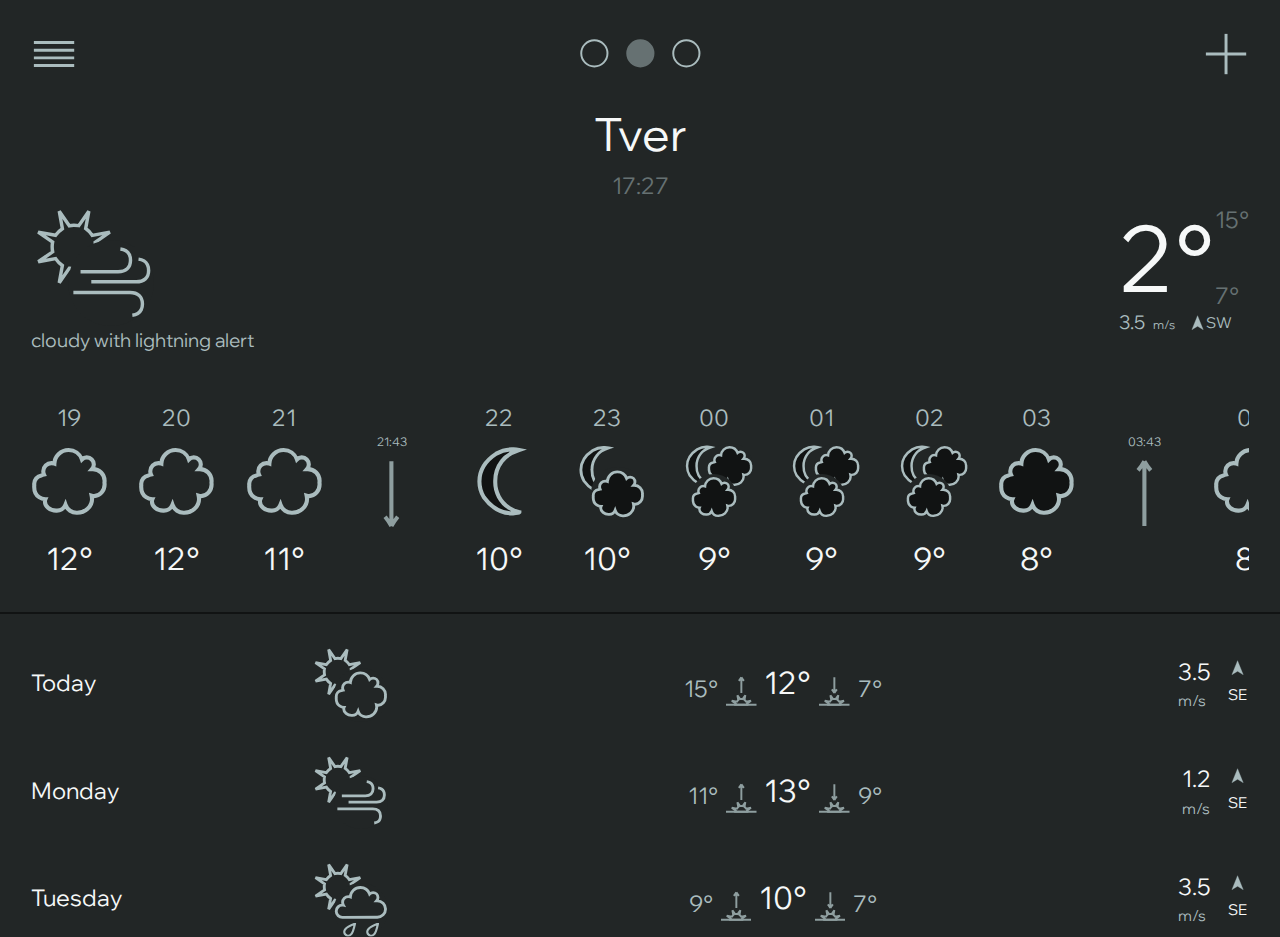
<file: test_main.html>
<!DOCTYPE html>
<html>

<head>
  <title>weather - cool and hot</title>
  <meta charset="utf-8" />
  <meta name="viewport" content="width=device-width, initial-scale=1">
  <link rel=stylesheet type=text/css href="test.css">
</head>

<body>
<svg xmlns="http://www.w3.org/2000/svg" id="icons_all">
    <symbol id="wind" viewBox="0 0 48 48">
        <path d="M3 29.304H34.6318C36.8238 29.304 38.5238 29.856 39.7318 30.96C40.9398 32.064 41.5438 33.64 41.5438 35.688C41.5438 36.904 41.3238 37.96 40.8838 38.856C40.4438 39.752 39.8038 40.464 38.9638 40.992C38.1238 41.52 37.1038 41.856 35.9038 42"/>
        <path d="M13 23.355H38.088C40.28 23.355 41.98 22.803 43.188 21.699C44.396 20.595 45 19.019 45 16.971C45 15.755 44.78 14.699 44.34 13.803C43.9 12.907 43.26 12.195 42.42 11.667C41.58 11.139 40.56 10.803 39.36 10.659"/>
        <path d="M7.00019 17.696H17.4861H27.9721C30.1641 17.696 31.8641 17.144 33.072 16.04C34.28 14.936 34.884 13.36 34.884 11.312C34.884 10.096 34.664 9.04001 34.224 8.14401C33.784 7.24801 33.144 6.536 32.304 6.008C31.4641 5.48 30.4441 5.144 29.2441 5"/>
    </symbol>
    <symbol id="sun" viewBox="0 0 48 48">
        <path d="m 26.655641,35.813831 a 11.473,11.473 0 0 1 -2.6,0.345 13.215,13.215 0 0 1 -2.726,-0.273 l -5.567,8.056 1.743,-9.63 a 13.405,13.405 0 0 1 -3.777,-3.826 l -9.6710004,1.751 8.0440004,-5.559 a 14.5,14.5 0 0 1 -0.286,-2.955 11.744,11.744 0 0 1 0.252,-2.459 l -8.0670004,-5.553 9.7000004,1.756 a 13.969,13.969 0 0 1 3.831,-3.666 l -1.764,-9.7460005 5.6,8.0880005 a 11.148,11.148 0 0 1 2.536,-0.314 13.717,13.717 0 0 1 2.783,0.273 l 5.592,-8.1000005 -1.751,9.6760005 a 12.47,12.47 0 0 1 3.653,3.82 l 9.818,-1.777 -8.178,5.644 0.374,2.8 a 12.4,12.4 0 0 1 -0.25,2.524 l 8,5.541 -9.595,-1.737 a 13.294,13.294 0 0 1 -3.841,3.675 l 1.78,9.831 z"/>		  
    </symbol>
    <symbol id="moon" viewBox="0 0 48 48">
        <path d="M 32.155,44 Q 21.62,44 14.294,33.92 A 18.925,18.925 0 0 1 11.513,24 q 0,-10.481 10.588,-17.353 A 19.433,19.433 0 0 1 31.62,4 h 1.283 a 19.442,19.442 0 0 1 3.369,0.4 c -4.92,1.6 -8.5,3.877 -10.749,7.032 A 20.221,20.221 0 0 0 21.406,24 a 19.066,19.066 0 0 0 8.93,16.713 19.453,19.453 0 0 0 6.15,2.54 v 0.107 q 0,0.267 -4.011,0.642 z"/>		  
    </symbol>
    <symbol id="cloudy" viewBox="0 0 48 48">
        <path d="m 21.548,38.601 a 5.829,5.829 0 0 1 -5.85,3.662 c -3.853,0 -6.993,-2.569 -6.993,-5.708 A 3.251,3.251 0 0 1 8.99,35.176 6.911,6.911 0 0 1 5.042,33.844 C 2.997,32.464 1.998,30.418 1.998,27.47 q 0,-0.578 0.052,-1.114 a 5.617,5.617 0 0 1 -0.052,-0.764 5.372,5.372 0 0 1 4.524,-5.341 9.508,9.508 0 0 1 1.592,-0.505 5.132,5.132 0 0 1 -0.443,-2.1 5.071,5.071 0 0 1 5.106,-5.042 5.836,5.836 0 0 1 1.828,0.315 8.848,8.848 0 0 1 8.888,-8.511 8.823,8.823 0 0 1 8.321,5.863 4.437,4.437 0 0 1 3.089,-1.26 4.358,4.358 0 0 1 4.349,4.349 4.427,4.427 0 0 1 -1.134,2.963 h 0.567 a 7.318,7.318 0 0 1 7.313,7.313 7.554,7.554 0 0 1 -0.091,1.174 7.719,7.719 0 0 1 0.091,1.183 c 0,3.9 -3,7.23 -6.565,7.23 a 4.571,4.571 0 0 1 -1.522,-0.238 11.816,11.816 0 0 1 0.238,2.141 c 0,4.519 -4.281,8.467 -9.228,8.467 a 7.337,7.337 0 0 1 -7.373,-4.992 z"/>		  
    </symbol>
    <symbol id="cloud" viewBox="0 0 48 48">
        <path d="m 38.688,30.604 a 7.344,7.344 0 0 0 0,-14.688 H 38.12 a 4.43,4.43 0 0 0 1.135,-2.963 4.358,4.358 0 0 0 -4.35,-4.35 4.438,4.438 0 0 0 -3.089,1.261 8.824,8.824 0 0 0 -8.32,-5.86 8.847,8.847 0 0 0 -8.888,8.51 A 5.857,5.857 0 0 0 12.78,12.199 5.072,5.072 0 0 0 7.673,17.238 5.11,5.11 0 0 0 8.366,19.823 4.162,4.162 0 0 0 7.483,19.76 5.4,5.4 0 0 0 2,25.181 5.46,5.46 0 0 0 7.74,30.665 Z"/>		  
    </symbol>
    <symbol id="sun_up" viewBox="0 0 48 48">
        <path d="M14.7202 44.9999C14.7202 44.9999 14.9271 44.328 15.3301 43.352L8.99902 38.7711L16.917 40.205C17.5257 39.178 18.284 38.2475 19.167 37.444L17.8252 30.029L22.0249 36.0941C22.6471 35.9429 23.2848 35.8636 23.925 35.858C24.6257 35.8534 25.3249 35.9204 26.012 36.058L30.2061 29.982L28.8921 37.238C30 37.9862 30.9343 38.9636 31.6321 40.1039L38.9951 38.7711L32.9109 43.171L33.2161 44.999L14.7202 44.9999Z"/>
        <path d="M24 26.5L24.004 2.00403M24.004 2.00403C25.1545 4.03524 26.4795 5.96251 27.964 7.76403M24.004 2.00403C22.8677 4.04406 21.5419 5.97257 20.044 7.76403"/>
        <path d="M0 45H48"/>
    </symbol>
    <symbol id="sun_down" viewBox="0 0 48 48">
        <path d="M14.7202 44.9999C14.7202 44.9999 14.9271 44.328 15.3301 43.352L8.99902 38.7711L16.917 40.205C17.5257 39.178 18.284 38.2475 19.167 37.444L17.8252 30.029L22.0249 36.0941C22.6471 35.9429 23.2848 35.8636 23.925 35.858C24.6257 35.8534 25.3249 35.9204 26.012 36.058L30.2061 29.982L28.8921 37.238C30 37.9862 30.9343 38.9636 31.6321 40.1039L38.9951 38.7711L32.9109 43.171L33.2161 44.999L14.7202 44.9999Z"/>
        <path d="M24 2.00403L24.004 26.5M24.004 26.5C25.1545 24.4688 26.4795 22.5415 27.964 20.74M24.004 26.5C22.8677 24.46 21.5419 22.5315 20.044 20.74"/>
        <path d="M0 45H48"/>
    </symbol>
    <symbol id="arrow_up" viewBox="0 0 48 48">
        <path d="M24 42.5L24.004 2.00403M24.004 2.00403C25.1545 4.03524 26.4795 5.96251 27.964 7.76403M24.004 2.00403C22.8677 4.04406 21.5419 5.97257 20.044 7.76403"/>
    </symbol>
    <symbol id="arrow_down" viewBox="0 0 48 48">
        <path d="M24 2.00403L24.004 42.5M24.004 42.5C25.1545 40.4688 26.4795 38.5415 27.964 36.74M24.004 42.5C22.8677 40.46 21.5419 38.5315 20.044 36.74"/>
    </symbol>
    <symbol id="lightning" viewBox="0 0 48 48">
        <path d="M22.8988 26.8279L23.2599 26.1917L22.536 26.0863L9.66577 24.2133V24.0844L30.306 4.26932L21.1344 20.1345L20.7668 20.7702L21.493 20.8792L33.977 22.7527V23.0183L13.3654 43.624L22.8988 26.8279Z"/>		  
    </symbol>
    <symbol id="raindrop" viewBox="0 0 48 48">
        <path d="M4.49983 31.1295H4.49985V31.1253C4.49985 27.811 6.15689 24.5556 8.90654 21.4608C11.6532 18.3695 15.45 15.4848 19.6285 12.9229C27.6112 8.0287 36.9044 4.36234 42.6932 2.70306C42.6326 2.98778 42.5707 3.2797 42.5073 3.57838C41.1032 10.1948 38.9948 20.1305 35.5591 28.6938C33.6884 33.3565 31.4379 37.5758 28.7202 40.6221C26.0075 43.6627 22.8634 45.5 19.1838 45.5H19.1766L19.1694 45.5002C17.2531 45.5557 15.3453 45.2242 13.5601 44.5254C11.7749 43.8267 10.1489 42.7751 8.77948 41.4335C7.41002 40.092 6.32518 38.488 5.58985 36.7175C4.85451 34.9471 4.48378 33.0465 4.49983 31.1295Z"/>		  
    </symbol>
    <symbol id="snowflake" viewBox="0 0 48 48">
        <path d="M43.3547 34.368L36.224 30.368L33.9627 29.12L24.064 23.488M24.064 23.488L24.2027 34.9013L24.272 37.4347L24.3413 45.6107M24.064 23.488L14.2347 29.296L12.0053 30.6133L5.072 34.736M24.064 23.488L14.2293 17.6534L12 16.3361L5.06665 12.1814M24.064 23.488L23.9466 12.0481L23.8773 9.48272L23.808 1.34406M24.064 23.488L33.8933 17.6801L36.1227 16.3627L43.056 12.2081"/>		  
    </symbol>
    <symbol id="direction" viewBox="0 0 48 48">
        <path d="M23.664 2L41.4507 46L23.664 35.3333L5.90399 46L23.664 2Z"/>		  
    </symbol>
    <symbol id="list" viewBox="0 0 48 48">
        <path d="M3 20H24L45 20"/>
        <path d="M3 28H24L45 28"/>
        <path d="M3 36H24H45"/>
        <path d="M3 12L24 12H45"/>
    </symbol>
    <symbol id="add" viewBox="0 0 48 48">
        <path d="M3 24H24L45 24"/>
        <path d="M24 3V24V45"/>
    </symbol>
    <symbol id="pages" viewBox="0 0 48 48">
        <path d="M44.5 24C44.5 35.3218 35.3218 44.5 24 44.5C12.6782 44.5 3.5 35.3218 3.5 24C3.5 12.6782 12.6782 3.5 24 3.5C35.3218 3.5 44.5 12.6782 44.5 24Z"/>
    </symbol>
    <symbol id="backspace" viewBox="0 0 48 48">
        <path d="M35.4246 30.5754L28.5 23.6508L21.5754 16.7261"/>
        <path d="M22.0754 30.0754L28.5 23.6508L34.9246 17.2261"/>
        <path d="M18.8902 44L3 23.6949L18.8841 3.36733H45V44H18.8902Z"/>
    </symbol>
</svg>

<DIV class="main">
    <div class="navigation flex_row">
        <div class="icon_wrap icon_navigation">
            <svg>
                <use xlink:href="#list"/> 
            </svg>
        </div>
        <div class="pages flex_row centered">
            <div class="icon_wrap icon_small">
                <svg>
                    <use xlink:href="#pages"/> 
                </svg>
            </div>
            <div class="icon_wrap icon_small" id="selected_page">
                <svg>
                    <use xlink:href="#pages"/> 
                </svg>
            </div>
            <div class="icon_wrap icon_small">
                <svg>
                    <use xlink:href="#pages"/> 
                </svg>
            </div>
        </div>
        <div class="icon_wrap icon_navigation">
            <svg>
                <use xlink:href="#add"/> 
            </svg>
        </div>
    </div>

    <div class="item_main">
        <div class="city flex_col centered">
            <div class="city_name text_h2">Tver</div>
            <div class="city_time text_accent text_opact">17:27</div>
        </div>
        <div class="city_stats flex_row centered">
            <div>
                <!-- icon_double -->
                <div class="icon_wrap icon_big icon_double">
                    <div class="icon_wrap">
                        <svg>
                            <use xlink:href="#sun"/> 
                        </svg>
                    </div>
                    <div class="icon_wrap">
                        <svg>
                            <use xlink:href="#wind"/> 
                        </svg>
                    </div>
                </div>
                <!-- /icon_double -->  
                <div class="text_small text_accent description">cloudy with lightning alert</div>
            </div>
            <div>
                <div class="temperature flex_row">
                    <div class="text_h1 now">2°</div>
                    <div class="limit flex_col">
                        <div class="max text_accent text_opact max">15°</div>
                        <div class="min text_accent text_opact min">7°</div>
                    </div>
                </div>
                <div class="wind flex_row">
                    <div class="text_small text_accent wind_speed">3.5</div>
                    <div class="direction flex_row centered">
                        <div class="icon_wrap icon_fill icon_compas compas_sw">
                            <svg>
                                <use xlink:href="#direction"/> 
                            </svg>
                        </div>
                        <div class="text_small_dop text_accent wind_direction">SW</div>
                    </div>
                </div>
            </div>
        </div>
        <!-- scroll_line -->
        <div class="scroll_line flex_row">
            <div class="item_scroll_line flex_col centered">
                <div class="text_accent">19</div>
                <div class="icon_wrap icon_normal icon_scroll_line">
                    <svg>
                        <use xlink:href="#cloudy"/> 
                    </svg>
                </div>
                <div class="text_h3">12°</div>
            </div>
            <div class="item_scroll_line flex_col centered">
                <div class="text_accent">20</div>
                <div class="icon_wrap icon_normal icon_scroll_line">
                    <svg>
                        <use xlink:href="#cloudy"/> 
                    </svg>
                </div>
                <div class="text_h3">12°</div>
            </div>
            <div class="item_scroll_line flex_col centered">
                <div class="text_accent">21</div>
                <div class="icon_wrap icon_normal icon_scroll_line">
                    <svg>
                        <use xlink:href="#cloudy"/> 
                    </svg>
                </div>
                <div class="text_h3">11°</div>
            </div>
            <div class="item_scroll_line flex_col centered arrow">
                <div class="text_accent text_mini">21:43</div>
                <div class="icon_wrap icon_normal icon_opact icon_scroll_line">
                    <svg>
                        <use xlink:href="#arrow_down"/>
                    </svg>
                </div>
            </div>
            <div class="item_scroll_line flex_col centered">
                <div class="text_accent">22</div>
                <div class="icon_wrap icon_normal icon_night icon_scroll_line">
                    <svg>
                        <use xlink:href="#moon"/>
                    </svg>
                </div>
                <div class="text_h3">10°</div>
            </div>
            <div class="item_scroll_line flex_col centered">
                <div class="text_accent">23</div>
                <div class="icon_wrap icon_normal icon_double icon_night icon_scroll_line">
                    <div class="icon_wrap">
                        <svg>
                            <use xlink:href="#moon"/> 
                        </svg>
                    </div>
                    <div class="icon_wrap">
                        <svg>
                            <use xlink:href="#cloudy"/> 
                        </svg>
                    </div>
                </div>
                <div class="text_h3">10°</div>
            </div>
            <div class="item_scroll_line flex_col centered">
                <div class="text_accent">00</div>
                <div class="icon_wrap icon_normal icon_tripple icon_night icon_scroll_line">
                    <div class="icon_wrap">
                        <svg>
                            <use xlink:href="#moon"/> 
                        </svg>
                    </div>
                    <div class="icon_wrap">
                        <svg>
                            <use xlink:href="#cloudy"/> 
                        </svg>
                    </div>
                    <div class="icon_wrap">
                        <svg>
                            <use xlink:href="#cloudy"/> 
                        </svg>
                    </div>
                </div>
                <div class="text_h3">9°</div>
            </div>
            <div class="item_scroll_line flex_col centered">
                <div class="text_accent">01</div>
                <div class="icon_wrap icon_normal icon_tripple icon_night icon_scroll_line">
                    <div class="icon_wrap">
                        <svg>
                            <use xlink:href="#moon"/> 
                        </svg>
                    </div>
                    <div class="icon_wrap">
                        <svg>
                            <use xlink:href="#cloudy"/> 
                        </svg>
                    </div>
                    <div class="icon_wrap">
                        <svg>
                            <use xlink:href="#cloudy"/> 
                        </svg>
                    </div>
                </div>
                <div class="text_h3">9°</div>
            </div>
            <div class="item_scroll_line flex_col centered">
                <div class="text_accent">02</div>
                <div class="icon_wrap icon_normal icon_tripple icon_night icon_scroll_line">
                    <div class="icon_wrap">
                        <svg>
                            <use xlink:href="#moon"/> 
                        </svg>
                    </div>
                    <div class="icon_wrap">
                        <svg>
                            <use xlink:href="#cloudy"/> 
                        </svg>
                    </div>
                    <div class="icon_wrap">
                        <svg>
                            <use xlink:href="#cloudy"/> 
                        </svg>
                    </div>
                </div>
                <div class="text_h3">9°</div>
            </div>
            <div class="item_scroll_line flex_col centered">
                <div class="text_accent">03</div>
                <div class="icon_wrap icon_normal icon_night icon_scroll_line">
                    <svg>
                        <use xlink:href="#cloudy"/>
                    </svg>
                </div>
                <div class="text_h3">8°</div>
            </div>
            <div class="item_scroll_line flex_col centered arrow">
                <div class="text_accent text_mini">03:43</div>
                <div class="icon_wrap icon_normal icon_opact icon_scroll_line">
                    <svg>
                        <use xlink:href="#arrow_up"/>
                    </svg>
                </div>
            </div>
            <div class="item_scroll_line flex_col centered">
                <div class="text_accent">04</div>
                <div class="icon_wrap icon_normal icon_scroll_line">
                    <svg>
                        <use xlink:href="#cloudy"/>
                    </svg>
                </div>
                <div class="text_h3">8°</div>
            </div>
            <div class="item_scroll_line flex_col centered">
                <div class="text_accent">05</div>
                <div class="icon_wrap icon_normal icon_scroll_line">
                    <svg>
                        <use xlink:href="#cloudy"/>
                    </svg>
                </div>
                <div class="text_h3">9°</div>
            </div>
            <div class="item_scroll_line flex_col centered">
                <div class="text_accent">06</div>
                <div class="icon_wrap icon_normal icon_scroll_line">
                    <svg>
                        <use xlink:href="#cloudy"/>
                    </svg>
                </div>
                <div class="text_h3">10°</div>
            </div>
        </div>
        <!-- /scroll_line -->
    </div>
    <div class="divider"></div>

    <div class="days_list flex_col">
        <div class="item_days_list flex_row centered">
            <div class="day_name">Today</div>
            <div class="right_part flex_row centered">
                <div class="icon_wrap icon_normal icon_double">
                    <div class="icon_wrap">
                        <svg>
                            <use xlink:href="#sun"/> 
                        </svg>
                    </div>
                    <div class="icon_wrap">
                        <svg>
                            <use xlink:href="#cloudy"/> 
                        </svg>
                    </div>
                </div>
                <div class="temperature flex_row">
                    <div class="text_accent">15°</div>
                    <div class="icon_wrap icon_small icon_opact">
                        <svg>
                            <use xlink:href="#sun_up"/> 
                        </svg>
                    </div>
                    <div class="text_h3">12°</div>
                    <div class="icon_wrap icon_small icon_opact">
                        <svg>
                            <use xlink:href="#sun_down"/> 
                        </svg>
                    </div>
                    <div class="text_accent">7°</div>
                </div>
                <div class="wind flex_row centered">
                    <div class="power">3.5</div>
                    <div class="direction flex_col centered">
                        <div class="icon_wrap icon_fill icon_compas compas_se">
                            <svg>
                                <use xlink:href="#direction"></use> 
                            </svg>
                        </div>
                        <div class="text_small_dop">SE</div>
                    </div>
                </div>
            </div>
        </div>
        <div class="item_days_list flex_row centered">
            <div class="day_name">Monday</div>
            <div class="right_part flex_row centered">
                <div class="icon_wrap icon_normal icon_double">
                    <div class="icon_wrap">
                        <svg>
                            <use xlink:href="#sun"/> 
                        </svg>
                    </div>
                    <div class="icon_wrap">
                        <svg>
                            <use xlink:href="#wind"/> 
                        </svg>
                    </div>
                </div>
                <div class="temperature flex_row">
                    <div class="text_accent">11°</div>
                    <div class="icon_wrap icon_small icon_opact">
                        <svg>
                            <use xlink:href="#sun_up"/> 
                        </svg>
                    </div>
                    <div class="text_h3">13°</div>
                    <div class="icon_wrap icon_small icon_opact">
                        <svg>
                            <use xlink:href="#sun_down"/> 
                        </svg>
                    </div>
                    <div class="text_accent">9°</div>
                </div>
                <div class="wind flex_row centered">
                    <div class="power">1.2</div>
                    <div class="direction flex_col centered">
                        <div class="icon_wrap icon_fill icon_compas compas_se">
                            <svg>
                                <use xlink:href="#direction"></use> 
                            </svg>
                        </div>
                        <div class="text_small_dop">SE</div>
                    </div>
                </div>
            </div>
        </div>
        <div class="item_days_list flex_row centered">
            <div class="day_name">Tuesday</div>
            <div class="right_part flex_row centered">
                <div class="icon_wrap icon_normal icon_double">
                    <div class="icon_wrap">
                        <svg>
                            <use xlink:href="#sun"/> 
                        </svg>
                    </div>
                    <!-- icon_with_precip -->
                    <div class="icon_wrap icon_with_precip">
                        <div class="icon_main">
                            <svg>
                                <use xlink:href="#cloud"/> 
                            </svg>
                        </div>
                        <div class="icon_precip">
                            <svg>
                                <use xlink:href="#raindrop"/> 
                            </svg>
                            <svg>
                                <use xlink:href="#raindrop"/> 
                            </svg>
                        </div>
                    </div>
                    <!-- /icon_with_precip -->
                </div>
                <div class="temperature flex_row">
                    <div class="text_accent">9°</div>
                    <div class="icon_wrap icon_small icon_opact">
                        <svg>
                            <use xlink:href="#sun_up"/> 
                        </svg>
                    </div>
                    <div class="text_h3">10°</div>
                    <div class="icon_wrap icon_small icon_opact">
                        <svg>
                            <use xlink:href="#sun_down"/> 
                        </svg>
                    </div>
                    <div class="text_accent">7°</div>
                </div>
                <div class="wind flex_row centered">
                    <div class="power">3.5</div>
                    <div class="direction flex_col centered">
                        <div class="icon_wrap icon_fill icon_compas compas_se">
                            <svg>
                                <use xlink:href="#direction"></use> 
                            </svg>
                        </div>
                        <div class="text_small_dop">SE</div>
                    </div>
                </div>
            </div>
        </div>
    </div>

</DIV>
</body>
</html>
</file>
<file: style.css>
@font-face {
  font-family: textFont;
  src: url(WixMadeforDisplay-VariableFont_wght.ttf);
  font-style: normal;
  font-weight: 400;
}

:root {
  --color_primary: #222626;
  --color_secondary: #111313;
  --color_inverse: #F6F8F8;
  --color_accent: #AABCBE;
  --size_font6: calc(var(--size_font12)/2);
  --size_font8: calc(var(--size_font12)/1.5);
  --size_font10: calc(var(--size_font12)/1.2);
  --size_font12: var(--size12);
  --size_font16: calc(var(--size_font12)/0.75);
  --size_font24: calc(2*var(--size_font12));
  --size_font48: calc(2*var(--size_font24));

  --size4: max(0.6vw, 0.6vh);
  --size8: calc(var(--size4)*2);
  --size12: calc(var(--size4)*3);
  --size16: calc(var(--size4)*4);
  --size20: calc(var(--size4)*5);
  --size24: calc(var(--size4)*6);
  --size28: calc(var(--size4)*7);
  --size32: calc(var(--size4)*8);
  --size36: calc(var(--size4)*9);
  --size40: calc(var(--size4)*10);
  --size44: calc(var(--size4)*11);
  --size48: calc(var(--size4)*12);
  --size52: calc(var(--size4)*13);
  --size56: calc(var(--size4)*14);
  --size60: calc(var(--size4)*15);
  --size64: calc(var(--size4)*16);
  --size68: calc(var(--size4)*17);
  --size72: calc(var(--size4)*18);

  --size_border0: calc(var(--size4)/4);
  --size_border1: calc(var(--size4)/3);
  --size_border2: calc(var(--size4));

  --size_border_iconL: calc(var(--size4)/4);
  --size_border_iconM: calc(var(--size4)/3);
  --size_border_iconS: calc(var(--size4)/2.5);
  --size_border_iconThin: calc(var(--size4)/1.5);
  --size_border_icon_precip: var(--size4);
}

*, html, body, h1, h2, h3, h4, h5, h6, a, img, ul, ol, li, div, span, b, time, mark,
u, p, input, label, textarea, select, option {
  color: var(--color_inverse);
  font-family: textFont;
  font-size: var(--size_font12);
  line-height: 1.5;
  margin: 0;
  padding: 0;
  position: relative;
  border: 0;
  vertical-align: top;
  z-index: auto;
  box-sizing: border-box;
}
html,
body {
  width: 100%;
  height: 100%;
  background-color: var(--color_primary)
}

.main {
  width: 100%;
  height: 100%;
  padding: var(--size16);
}

.text_h1 {
  font-size: var(--size_font48);
}
.text_h2 {
  font-size: var(--size_font24);
}
.text_h3 {
  font-size: var(--size_font16);
}
.text_small {
  font-size: var(--size_font10);
}
.text_small_dop {
  font-size: var(--size_font8);
}
.text_mini {
  font-size: var(--size_font6);
}
.text_accent {
  color: var(--color_accent);
}
.text_opact {
  opacity: 0.5;
}

.flex_row {
  display: flex;
  flex-direction: row;
}
.flex_col {
  display: flex;
  flex-direction: column;
}
.flex_row.centered,
.flex_col.centered {
  align-items: center;
}

.divider {
  width: calc(100% + var(--size32));
  left: calc(-1*var(--size16));
  height: var(--size_border0);
  background-color: var(--color_secondary);
}

.section {
  display: flex;
  flex-direction: row;
  align-items: center;
}

.section.short_view {
  gap: var(--size16);
}

.short_view .city {
  width: 40%;
}

.item_line {
  justify-content: space-between;
  gap: var(--size32);
  padding: var(--size12) 0;
  cursor: pointer;
}

.item_line .left_part {
  width: 70%;
  justify-content: space-between;
}

.item_line .right_part {
  width: 30%;
  justify-content: flex-end;
}

.item_line .temperature *,
.item_main .temperature * {
  line-height: 1.1;
}

.item_line .temperature .limit,
.item_main .temperature .limit {
  justify-content: space-between;
}

.item_line .stats {
  gap: var(--size16);
}

.item_line .stats .text_small::after,
.item_main .wind .text_small::after {
  content: 'm/s';
  font-size: var(--size_font6);
  padding-left: var(--size_border2);
}

.item_days_list .wind .direction {
  gap: var(--size_border2);
  min-width: var(--size12);
}

.scroll_line {
  gap: var(--size16);
  margin-bottom: var(--size16);
  overflow-y: hidden;
  overflow-x: auto;
}

.scroll_line .item_scroll_line .icon_scroll_line {
  margin: var(--size4) 0 var(--size8) 0;
}

.scroll_line .item_scroll_line.arrow {
  justify-content: center;
}

.item_main .city ~ .scroll_line {
  margin-top: var(--size24);
}

.item_main .city_stats {
  justify-content: space-between;
}

.item_main .wind {
  gap: var(--size8);
  margin-bottom: var(--size8);
}

.days_list {
  margin-top: var(--size16);
  gap: var(--size16);
}

.item_days_list {
  gap: var(--size24);
}

.item_days_list .right_part {
  justify-content: space-between;
}

.item_days_list .day_name {
  width: 20%;
}
.item_days_list .right_part {
  width: 80%;
}

.item_days_list .wind {
  gap: var(--size8);
}

.item_days_list .wind .power::after {
  content: 'm/s';
  display: block;
  font-size: var(--size_font8);
  color: var(--color_accent);
}

.item_days_list .temperature {
  align-items: flex-end;
  gap: var(--size4);
}

svg#icons_all {
  visibility: hidden;
  display: none;
  width: 0;
  height: 0;
}

svg * {
  stroke-linecap: butt;
  stroke-linejoin: miter;
}

.icon_big {
  width: var(--size64);
  height: var(--size64);
  stroke-width: var(--size_border_iconL);
}
.icon_normal {
  width: var(--size40);
  height: var(--size40);
  stroke-width: var(--size_border_iconM);
}
.icon_small {
  width: var(--size16);
  height: var(--size16);
  stroke-width: var(--size_border_iconS);
}
.icon_compas {
  width: var(--size8);
  height: var(--size8);
  transform-box: fill-box;
  transform-origin: center;
}
.icon_navigation {
  width: var(--size24);
  height: var(--size24);
  stroke-width: var(--size_border_iconS);
}
.icon_backspace {
  width: var(--size12);
  height: var(--size12);
  stroke-width: var(--size_border_iconThin);
}

.icon_wrap {
  display: flex;
  align-items: center;
  justify-content: center;
}

.icon_opact {
  opacity: 0.8;
}

.icon_wrap svg {
  stroke: var(--color_accent);
  height: 100%;
  width: 100%;
  fill: transparent;
}

.icon_wrap.icon_fill svg {
  fill: var(--color_accent);
}
.icon_wrap.icon_night svg {
  fill: var(--color_secondary);
}

.icon_with_precip .icon_main {
  position: absolute;
}

.icon_with_precip .icon_main,
.icon_with_precip .icon_precip {
  width: 100%;
  height: 100%;
}

.icon_with_precip .icon_precip {
  display: flex;
  justify-content: space-evenly;
  align-items: flex-end;
}

.icon_precip svg {
  width: 25%;
  height: 25%;
  stroke-width: var(--size_border_icon_precip);
}

.icon_double .icon_wrap {
  position: absolute;
  width: 70%;
  height: 70%;
}

.icon_double .icon_wrap:nth-child(1) {
  top: 0;
  left: 0;
}

.icon_double .icon_wrap:nth-child(2) {
  bottom: 0;
  right: 0;
  background-color: var(--color_primary);
  border-radius: 50%;
}

.icon_tripple .icon_wrap {
  position: absolute;
  width: 60%;
  height: 60%;
}

.icon_tripple .icon_wrap:nth-child(1) {
  top: 0;
  left: 0;
}

.icon_tripple .icon_wrap:nth-child(2) {
  top: 0;
  right: 0;
  background-color: var(--color_primary);
  border-radius: 50%;
}

.icon_tripple .icon_wrap:nth-child(3) {
  bottom: 0;
  left: 20%;
  background-color: var(--color_primary);
  border-radius: 50%;
}

.navigation {
  justify-content: space-between;
  margin-bottom: var(--size12);
  gap: var(--size16);
}

.navigation * {
  cursor: pointer;
}

.navigation .pages {
  gap: var(--size8);
}

.navigation .pages #selected_page svg {
  fill: var(--color_accent);
  opacity: 0.5;
}

#add_view .navigation .icon_add {
  transform-box: fill-box;
  transform-origin: center;
  transform: rotate(45deg);
}

.navigation .search_section {
  width: 100%;
}

.navigation .search_section .search_field,
.navigation .search_section .search_result_list {
  width: 100%;
  background-color: var(--color_secondary);
  border-radius: var(--size8);
  color: var(--color_primary);
}

.navigation .search_field {
  height: 100%;
  padding: 0 var(--size24) 0 var(--size12);

}

.navigation .search_field .icon_backspace {
  visibility: hidden;
  position: absolute;
  right: var(--size8);
  cursor: pointer;
}

.navigation .search_field input:not([value=""]) ~ .icon_backspace {
  visibility: visible;
}

.navigation .search_field input {
  background-color: transparent;
  -webkit-appearance: none;
  -moz-appearance:    none;
  appearance:         none;
  width: 100%;
}

.navigation .search_field input:focus-visible {
  outline: none;
}

.navigation .search_result_list {
  position: absolute;
  z-index: 99;
  top: 100%;
  padding: var(--size12);
  gap: var(--size8);
}

.navigation .search_result_list .divider {
  width: 100%;
  left: 0;
  background-color: var(--color_primary);
}
</file>
<file: test.css>
@font-face {
  font-family: textFont;
  src: url(WixMadeforDisplay-VariableFont_wght.ttf);
  font-style: normal;
  font-weight: 400;
}

:root {
  --color_primary: #222626;
  --color_secondary: #111313;
  --color_inverse: #F6F8F8;
  --color_accent: #AABCBE;
  --size_font6: calc(var(--size_font12)/2);
  --size_font8: calc(var(--size_font12)/1.5);
  --size_font10: calc(var(--size_font12)/1.2);
  --size_font12: var(--size12);
  --size_font16: calc(var(--size_font12)/0.75);
  --size_font24: calc(2*var(--size_font12));
  --size_font48: calc(2*var(--size_font24));

  --size4: max(0.6vw, 0.6vh);
  --size8: calc(var(--size4)*2);
  --size12: calc(var(--size4)*3);
  --size16: calc(var(--size4)*4);
  --size20: calc(var(--size4)*5);
  --size24: calc(var(--size4)*6);
  --size28: calc(var(--size4)*7);
  --size32: calc(var(--size4)*8);
  --size36: calc(var(--size4)*9);
  --size40: calc(var(--size4)*10);
  --size44: calc(var(--size4)*11);
  --size48: calc(var(--size4)*12);
  --size52: calc(var(--size4)*13);
  --size56: calc(var(--size4)*14);
  --size60: calc(var(--size4)*15);
  --size64: calc(var(--size4)*16);
  --size68: calc(var(--size4)*17);
  --size72: calc(var(--size4)*18);

  --size_border0: calc(var(--size4)/4);
  --size_border1: calc(var(--size4)/3);
  --size_border2: calc(var(--size4));

  --size_border_iconL: calc(var(--size4)/4);
  --size_border_iconM: calc(var(--size4)/3);
  --size_border_iconS: calc(var(--size4)/2.5);
  --size_border_iconThin: calc(var(--size4)/1.5);
  --size_border_icon_precip: var(--size4);
}

*, html, body, h1, h2, h3, h4, h5, h6, a, img, ul, ol, li, div, span, b, time, mark,
u, p, input, label, textarea, select, option {
  color: var(--color_inverse);
  font-family: textFont;
  font-size: var(--size_font12);
  line-height: 1.5;
  margin: 0;
  padding: 0;
  position: relative;
  border: 0;
  vertical-align: top;
  z-index: auto;
  box-sizing: border-box;
}
html,
body {
  width: 100%;
  height: 100%;
  background-color: var(--color_primary)
}

.main {
  width: 100%;
  height: 100%;
  padding: var(--size16);
}

.text_h1 {
  font-size: var(--size_font48);
}
.text_h2 {
  font-size: var(--size_font24);
}
.text_h3 {
  font-size: var(--size_font16);
}
.text_small {
  font-size: var(--size_font10);
}
.text_small_dop {
  font-size: var(--size_font8);
}
.text_mini {
  font-size: var(--size_font6);
}
.text_accent {
  color: var(--color_accent);
}
.text_opact {
  opacity: 0.5;
}

.flex_row {
  display: flex;
  flex-direction: row;
}
.flex_col {
  display: flex;
  flex-direction: column;
}
.flex_row.centered,
.flex_col.centered {
  align-items: center;
}

.divider {
  width: calc(100% + var(--size32));
  left: calc(-1*var(--size16));
  height: var(--size_border0);
  background-color: var(--color_secondary);
}

.section {
  display: flex;
  flex-direction: row;
  align-items: center;
}

.section.short_view {
  gap: var(--size16);
}

.short_view .city {
  width: 40%;
}

.item_line {
  justify-content: space-between;
  gap: var(--size32);
  padding: var(--size12) 0;
  cursor: pointer;
}

.item_line .left_part {
  width: 70%;
  justify-content: space-between;
}

.item_line .right_part {
  width: 30%;
  justify-content: flex-end;
}

.item_line .temperature *,
.item_main .temperature * {
  line-height: 1.1;
}

.item_line .temperature .limit,
.item_main .temperature .limit {
  justify-content: space-between;
}

.item_line .stats {
  gap: var(--size16);
}

.item_line .stats .text_small::after,
.item_main .wind .text_small::after {
  content: 'm/s';
  font-size: var(--size_font6);
  padding-left: var(--size_border2);
}

.item_days_list .wind .direction {
  gap: var(--size_border2);
  min-width: var(--size12);
}

.scroll_line {
  gap: var(--size16);
  margin-bottom: var(--size16);
  overflow-y: auto;
}

.scroll_line .item_scroll_line .icon_scroll_line {
  margin: var(--size4) 0 var(--size8) 0;
}

.scroll_line .item_scroll_line.arrow {
  justify-content: center;
}

.item_main .city ~ .scroll_line {
  margin-top: var(--size24);
}

.item_main .city_stats {
  justify-content: space-between;
}

.item_main .wind {
  gap: var(--size8);
  margin-bottom: var(--size8);
}

.days_list {
  margin-top: var(--size16);
  gap: var(--size16);
}

.item_days_list {
  gap: var(--size24);
}

.item_days_list .right_part {
  justify-content: space-between;
}

.item_days_list .day_name {
  width: 20%;
}
.item_days_list .right_part {
  width: 80%;
}

.item_days_list .wind {
  gap: var(--size8);
}

.item_days_list .wind .power::after {
  content: 'm/s';
  display: block;
  font-size: var(--size_font8);
  color: var(--color_accent);
}

.item_days_list .temperature {
  align-items: flex-end;
  gap: var(--size4);
}

svg#icons_all {
  visibility: hidden;
  display: none;
  width: 0;
  height: 0;
}

svg * {
  stroke-linecap: butt;
  stroke-linejoin: miter;
}

.icon_big {
  width: var(--size64);
  height: var(--size64);
  stroke-width: var(--size_border_iconL);
}
.icon_normal {
  width: var(--size40);
  height: var(--size40);
  stroke-width: var(--size_border_iconM);
}
.icon_small {
  width: var(--size16);
  height: var(--size16);
  stroke-width: var(--size_border_iconS);
}
.icon_compas {
  width: var(--size8);
  height: var(--size8);
  transform-box: fill-box;
  transform-origin: center;
}
.icon_navigation {
  width: var(--size24);
  height: var(--size24);
  stroke-width: var(--size_border_iconS);
}
.icon_backspace {
  width: var(--size12);
  height: var(--size12); 
  stroke-width: var(--size_border_iconThin);
}

.icon_wrap {
  display: flex;
  align-items: center;
  justify-content: center;
}

.icon_opact {
  opacity: 0.8;
}

.icon_wrap svg {
  stroke: var(--color_accent);
  height: 100%;
  width: 100%;
  fill: transparent;
}

.icon_wrap.icon_fill svg {
  fill: var(--color_accent);
}
.icon_wrap.icon_night svg {
  fill: var(--color_secondary);
}

.icon_with_precip .icon_main {
  position: absolute;
}

.icon_with_precip .icon_main,
.icon_with_precip .icon_precip {
  width: 100%;
  height: 100%;
}

.icon_with_precip .icon_precip {
  display: flex;
  justify-content: space-evenly;
  align-items: flex-end;
}

.icon_precip svg {
  width: 25%;
  height: 25%;
  stroke-width: var(--size_border_icon_precip);
}

.icon_double .icon_wrap {
  position: absolute;
  width: 70%;
  height: 70%;
}

.icon_double .icon_wrap:nth-child(1) {
  top: 0;
  left: 0;
}

.icon_double .icon_wrap:nth-child(2) {
  bottom: 0;
  right: 0;
  background-color: var(--color_primary);
  border-radius: 50%;
}

.icon_tripple .icon_wrap {
  position: absolute;
  width: 60%;
  height: 60%;
}

.icon_tripple .icon_wrap:nth-child(1) {
  top: 0;
  left: 0;
}

.icon_tripple .icon_wrap:nth-child(2) {
  top: 0;
  right: 0;
  background-color: var(--color_primary);
  border-radius: 50%;
}

.icon_tripple .icon_wrap:nth-child(3) {
  bottom: 0;
  left: 20%;
  background-color: var(--color_primary);
  border-radius: 50%;
}

.navigation {
  justify-content: space-between;
  margin-bottom: var(--size12);
  gap: var(--size16);
}

.navigation * {
  cursor: pointer;
}

.navigation .pages {
  gap: var(--size8);
}

.navigation .pages #selected_page svg {
  fill: var(--color_accent);
  opacity: 0.5;
}

#add_view .navigation .icon_add {
  transform-box: fill-box;
  transform-origin: center;
  transform: rotate(45deg);
}

.navigation .search_section {
  width: 100%;
}

.navigation .search_section .search_field,
.navigation .search_section .search_result_list {
  width: 100%;
  background-color: var(--color_secondary);
  border-radius: var(--size8);
  color: var(--color_primary);
}

.navigation .search_field {
  height: 100%;
  padding: 0 var(--size24) 0 var(--size12);

}

.navigation .search_field .icon_backspace {
  visibility: hidden;
  position: absolute;
  right: var(--size8);
  cursor: pointer;
}

.navigation .search_field input:not([value=""]) ~ .icon_backspace {
  visibility: visible;
}

.navigation .search_field input {
  background-color: transparent;
  -webkit-appearance: none;
  -moz-appearance:    none;
  appearance:         none;
  width: 100%;
}

.navigation .search_field input:focus-visible {
  outline: none;
}

.navigation .search_result_list {
  position: absolute;
  z-index: 99;
  top: 100%;
  padding: var(--size12);
  gap: var(--size8);
}

.navigation .search_result_list .divider {
  width: 100%;
  left: 0;
  background-color: var(--color_primary);
}
</file>
